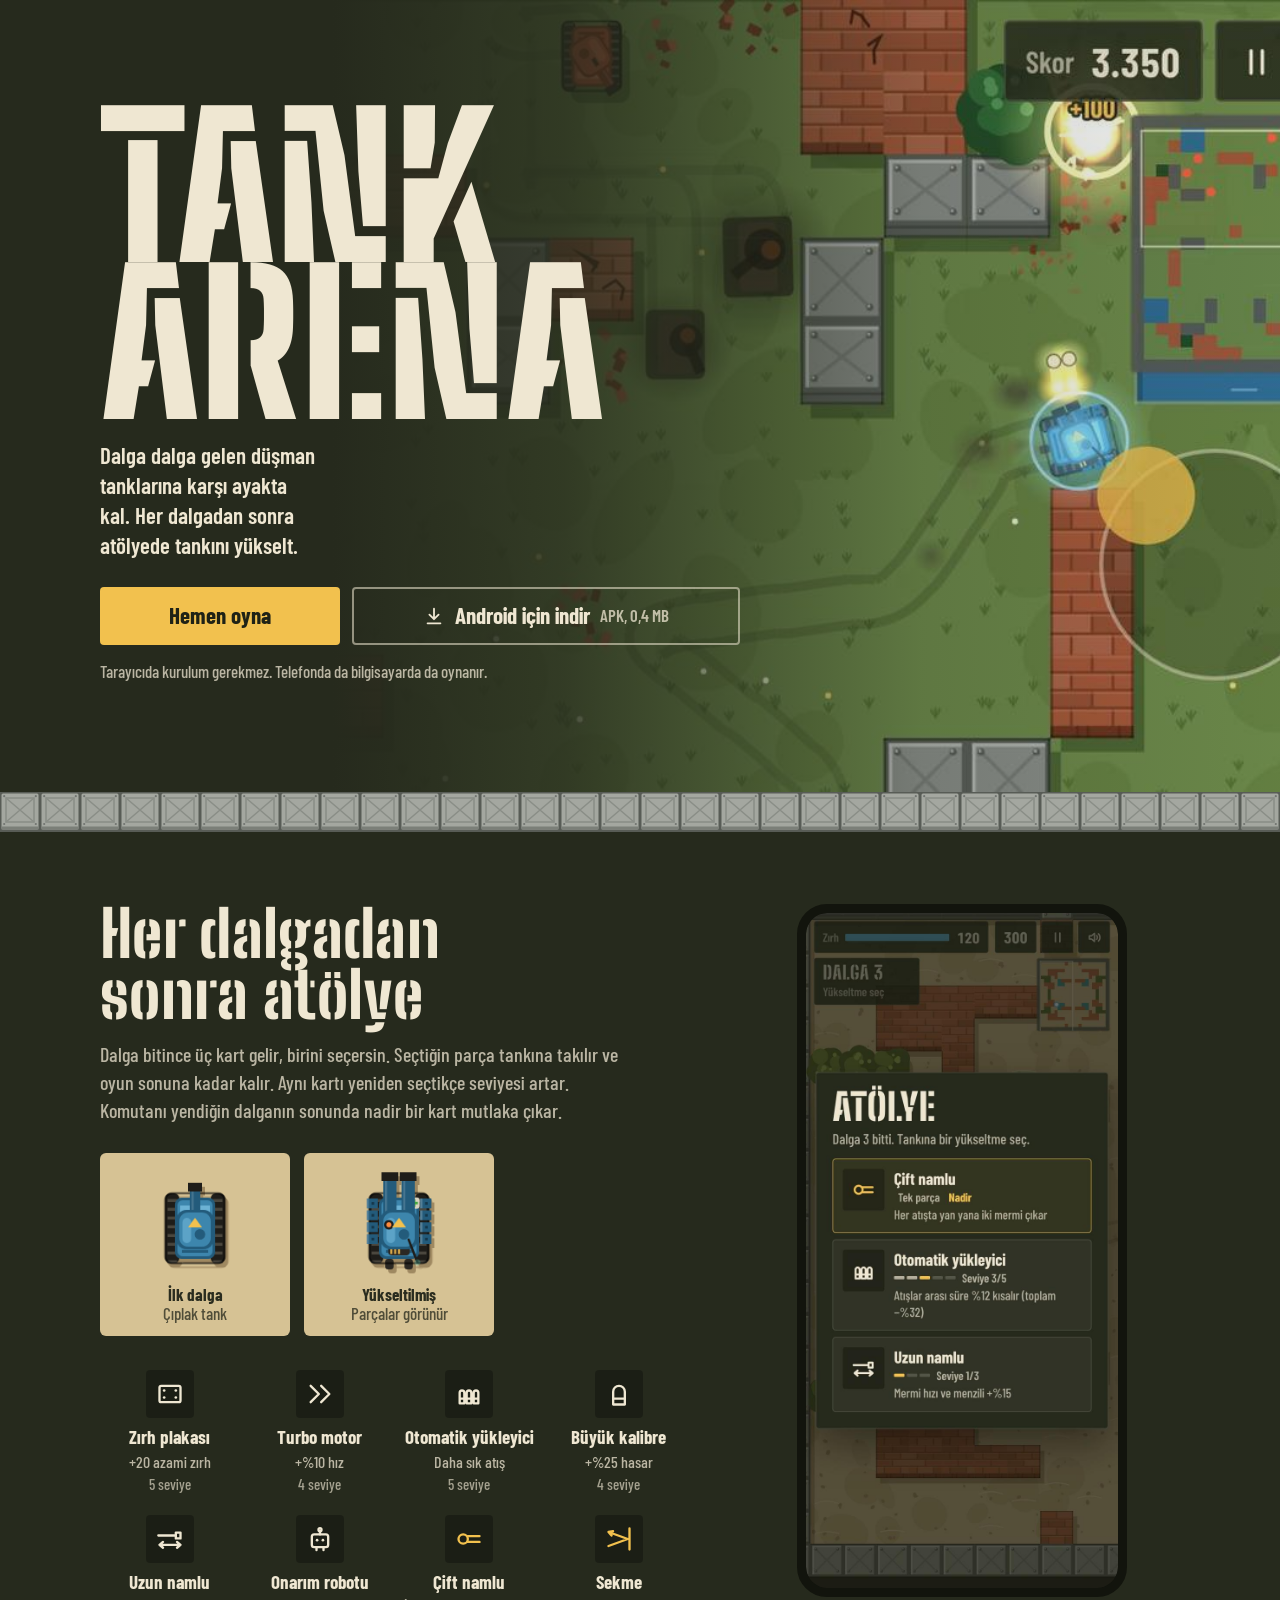
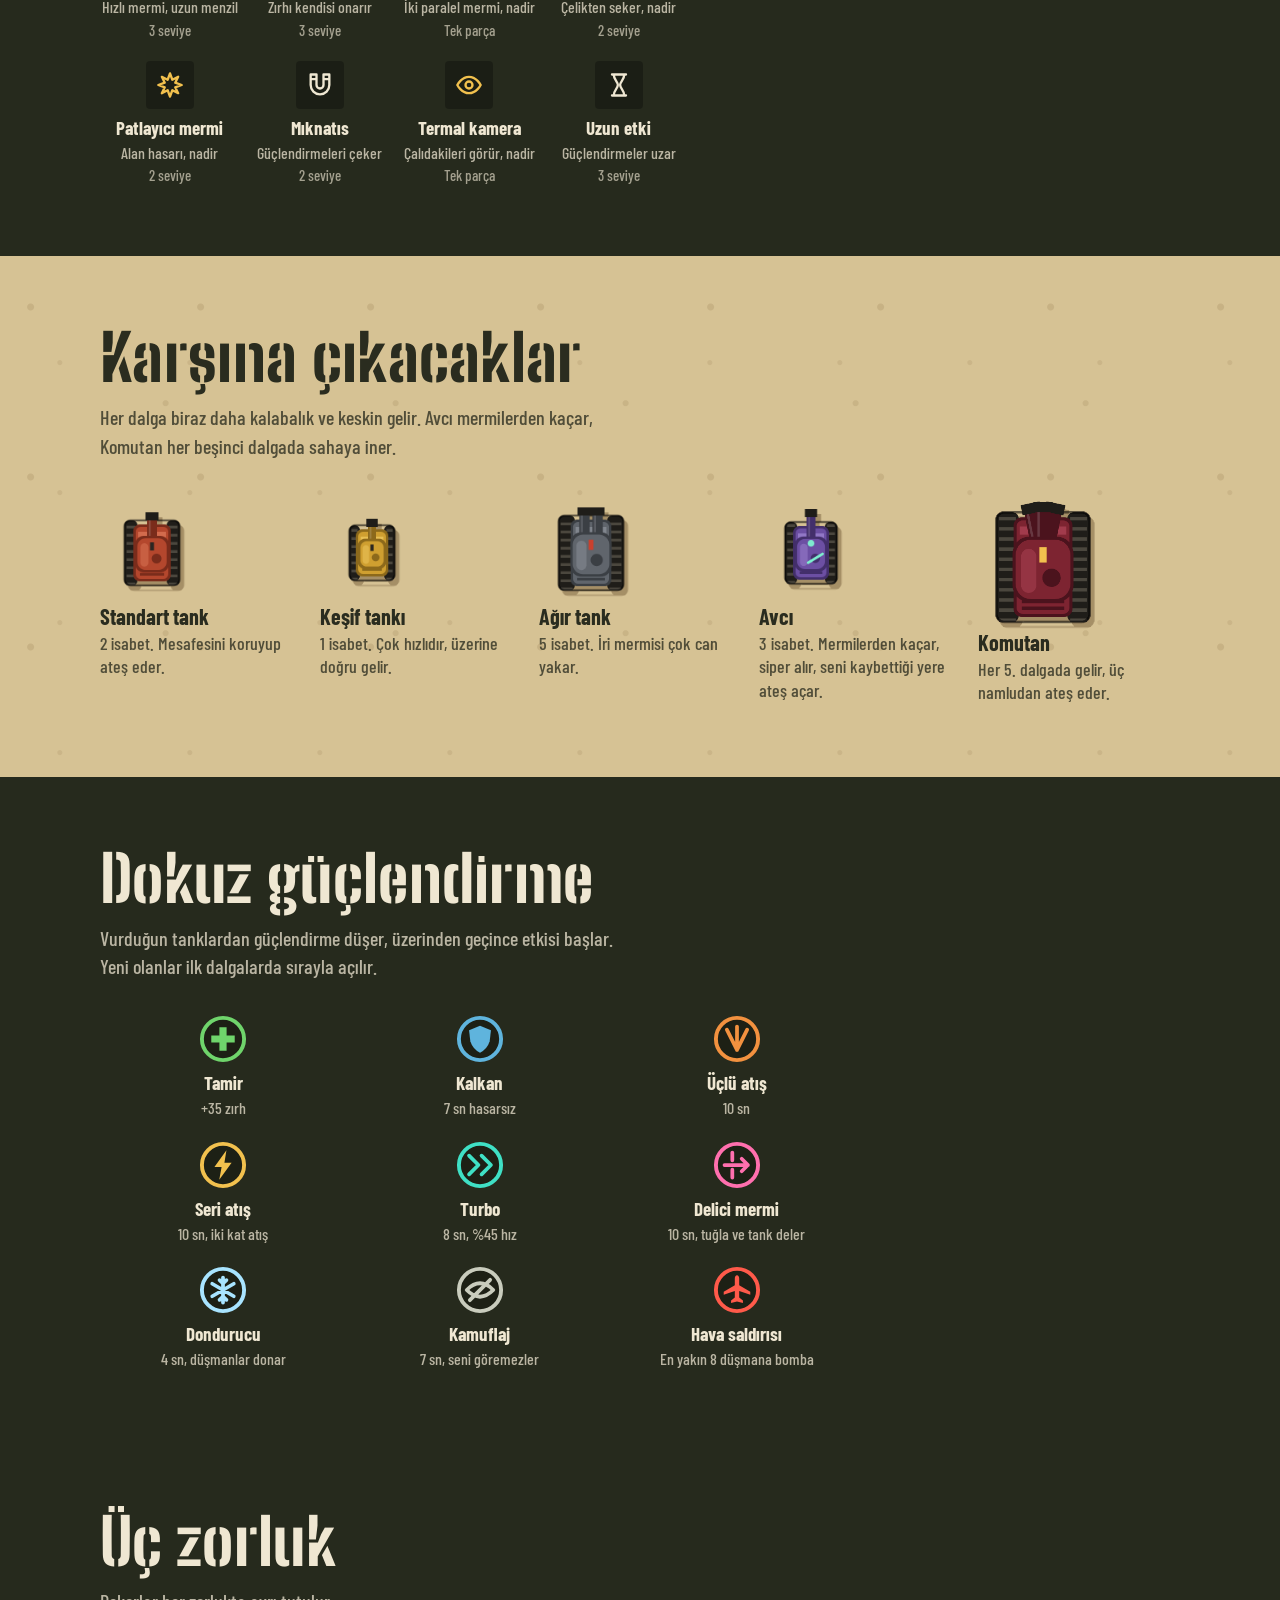
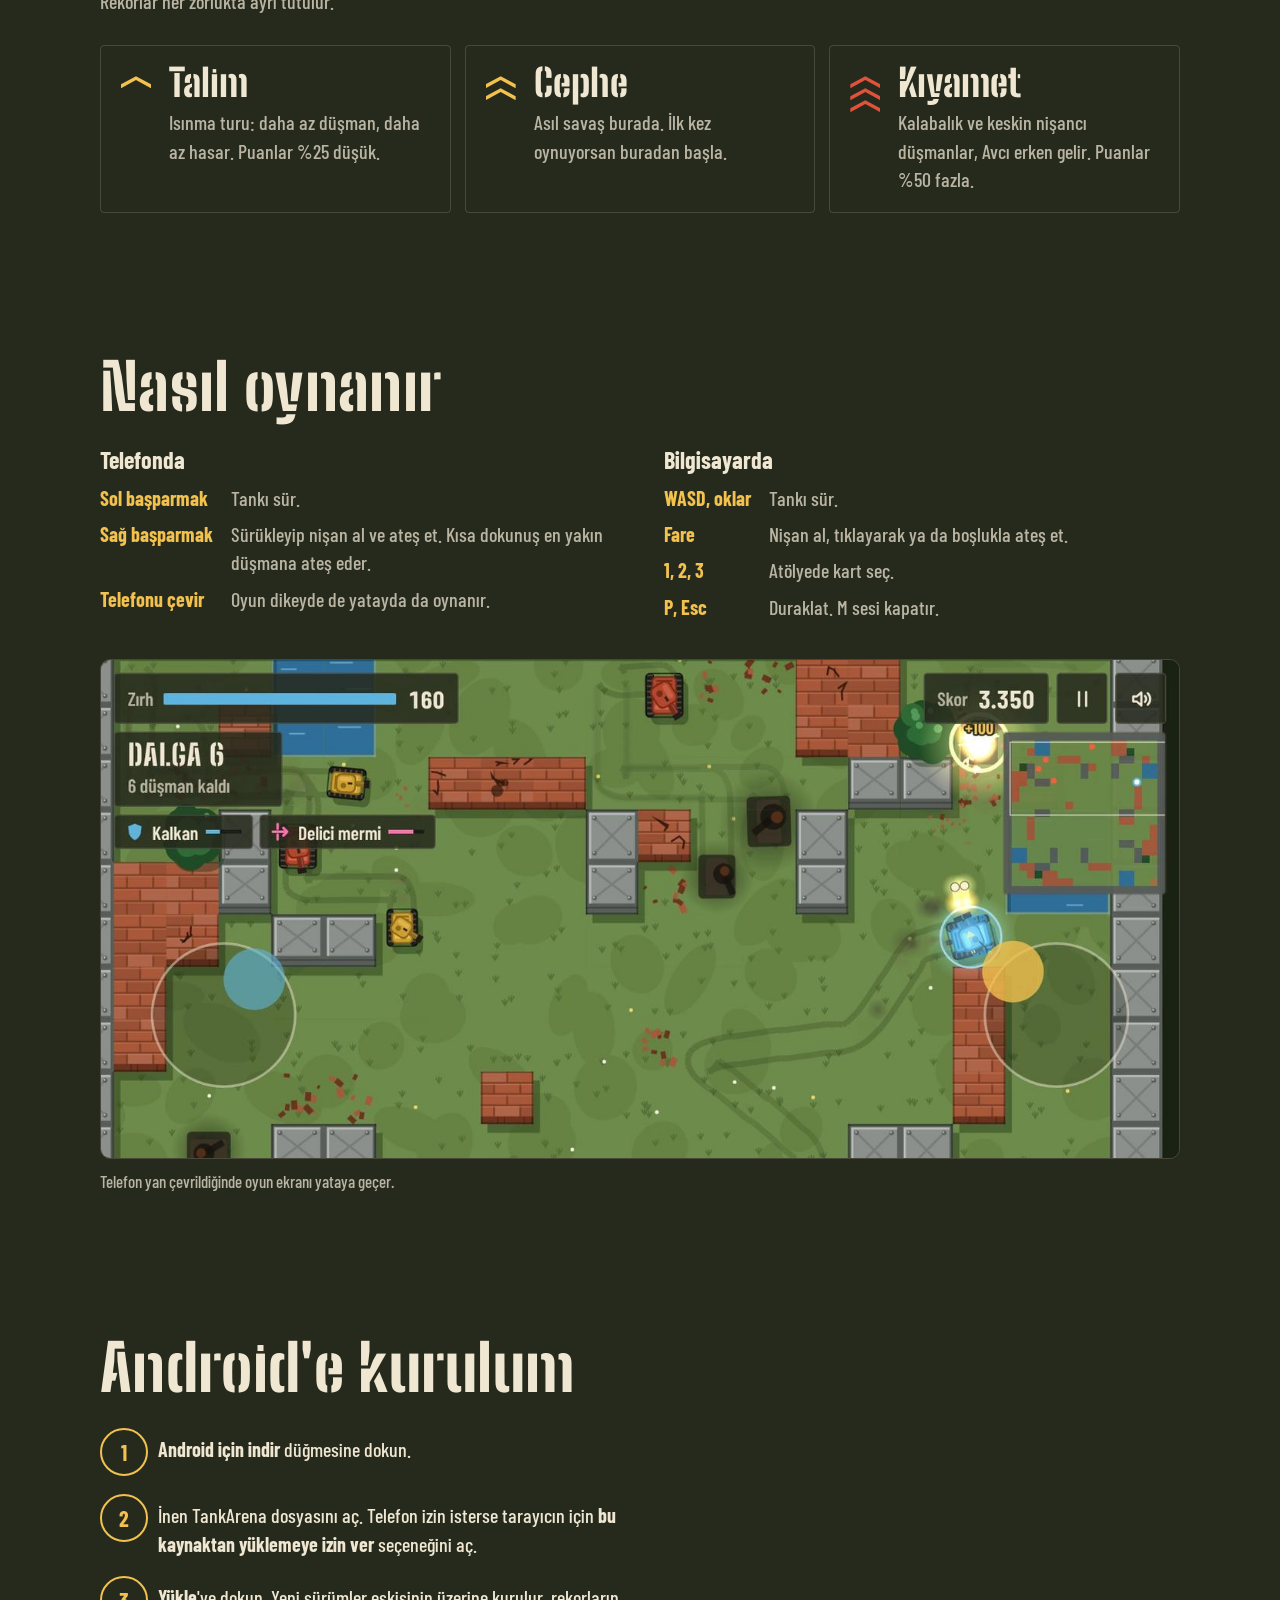
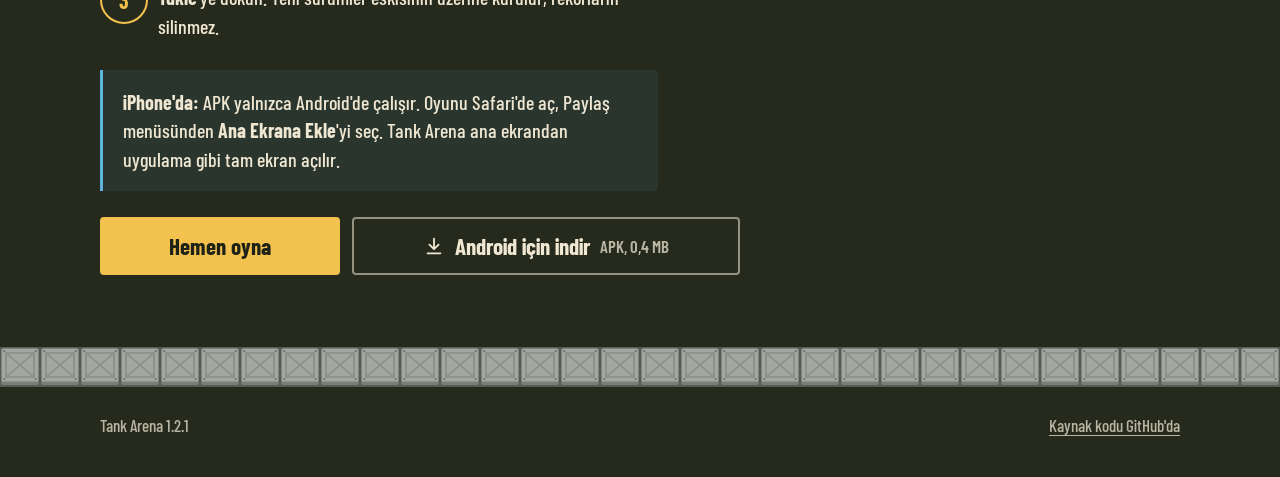
<file: index.html>
<!DOCTYPE html>
<html lang="tr">
<head>
<meta charset="utf-8">
<meta name="viewport" content="width=device-width, initial-scale=1, viewport-fit=cover">
<title>Tank Arena: tarayıcıda ve Android'de tank oyunu</title>
<meta name="description" content="Dalga dalga gelen düşman tanklarına karşı ayakta kal, her dalgadan sonra tankını atölyede yükselt. Tarayıcıda hemen oyna ya da Android APK'sını indir.">
<meta name="theme-color" content="#262a1d">
<link rel="icon" type="image/png" sizes="32x32" href="/img/favicon-32.png">
<link rel="icon" type="image/png" sizes="48x48" href="/img/favicon-48.png">
<link rel="apple-touch-icon" href="/img/apple-touch-icon.png">
<meta property="og:type" content="website">
<meta property="og:locale" content="tr_TR">
<meta property="og:title" content="Tank Arena">
<meta property="og:description" content="Dalga dalga gelen düşman tanklarına karşı ayakta kal. Tarayıcıda hemen oyna ya da Android'e indir.">
<meta property="og:image" content="https://tank-arena-taupe.vercel.app/img/og.jpg">
<meta property="og:image:width" content="1200">
<meta property="og:image:height" content="630">
<meta property="og:url" content="https://tank-arena-taupe.vercel.app/">
<meta name="twitter:card" content="summary_large_image">
<link rel="preload" href="/fonts/stencil-latin.woff2" as="font" type="font/woff2" crossorigin>
<link rel="stylesheet" href="/fonts/fonts.css">
<style>
:root{
  color-scheme:dark;
  /* the game's own field kit: olive drab, bone stencil markings, signal yellow only for the action that matters */
  --olive:#262a1d;--olive-2:#323827;--olive-3:#1d2015;
  --bone:#efe7d2;--bone-2:rgba(239,231,210,.74);--line:rgba(239,231,210,.16);
  --signal:#f2c14e;--on-signal:#1f2216;--ally:#5fb4dd;--hostile:#e0533a;
  --sand:#d6c294;--sand-ink:#2a2c1f;--sand-ink-2:rgba(42,44,31,.78);
  --display:"Big Shoulders Stencil",Impact,"Arial Narrow",sans-serif;
  --ui:"Barlow Condensed","Roboto Condensed","Arial Narrow",sans-serif;
  --wrap:min(1080px,100% - 40px);
}
*{box-sizing:border-box;margin:0;padding:0}
html{background:var(--olive);-webkit-text-size-adjust:100%}
body{color:var(--bone);font-family:var(--ui);font-weight:500;font-size:20px;line-height:1.42;-webkit-font-smoothing:antialiased}
img{display:block;max-width:100%;height:auto}
a{color:inherit}
:focus-visible{outline:2px solid var(--bone);outline-offset:3px;border-radius:2px}
.wrap{width:var(--wrap);margin-inline:auto}
.steel{height:40px;background:url("data:image/svg+xml,%3Csvg xmlns='http://www.w3.org/2000/svg' width='40' height='40' viewBox='0 0 40 40'%3E%3Crect width='40' height='40' fill='%23585c56'/%3E%3Crect x='1.5' y='1.5' width='37' height='36' rx='1.5' fill='%23a4a7a0'/%3E%3Crect x='1.5' y='34.5' width='37' height='3' fill='%237b7f78'/%3E%3Crect x='6' y='6' width='28' height='24' fill='none' stroke='%238a8e87' stroke-width='1.6'/%3E%3Cpath d='M6 6l28 24M34 6L6 30' stroke='%238a8e87' stroke-width='1.6'/%3E%3Cg fill='%23707470'%3E%3Ccircle cx='4.2' cy='4.2' r='1.1'/%3E%3Ccircle cx='35.8' cy='4.2' r='1.1'/%3E%3Ccircle cx='4.2' cy='32' r='1.1'/%3E%3Ccircle cx='35.8' cy='32' r='1.1'/%3E%3C/g%3E%3C/svg%3E") 0 0/40px 40px repeat-x}
h2{font-family:var(--display);font-weight:800;font-size:clamp(40px,8.4vw,64px);line-height:.95;letter-spacing:.005em;text-wrap:balance}
.lead{max-width:58ch;color:var(--bone-2);margin-top:14px;text-wrap:pretty}
section{padding:72px 0}

/* buttons: one yellow action per place, the download beside it */
.acts{display:flex;flex-wrap:wrap;gap:12px;margin-top:26px;max-width:640px}
.acts .btn{flex:1 1 auto}
.btn{display:inline-flex;align-items:center;justify-content:center;gap:10px;min-height:58px;padding:0 26px;border-radius:4px;
  font-weight:700;font-size:23px;line-height:1;text-decoration:none;white-space:nowrap;transition:filter .15s,background-color .15s}
.btn small{font-weight:600;font-size:17px;opacity:.75}
.btn-play{background:var(--signal);color:var(--on-signal)}
.btn-apk{border:2px solid rgba(239,231,210,.55);color:var(--bone)}
.btn svg{width:22px;height:22px;flex:none}
@media (hover:hover){.btn-play:hover{filter:brightness(1.08)}.btn-apk:hover{background:rgba(239,231,210,.08)}}
.note{margin-top:14px;font-size:17px;color:var(--bone-2)}

/* hero: the live arena behind a bottom sheet, the same way the game lays out its own menu */
.hero{position:relative;min-height:min(92svh,980px);display:flex;flex-direction:column;justify-content:flex-end;overflow:hidden;isolation:isolate}
.hero picture,.hero picture img{position:absolute;inset:0;width:100%;height:100%}
.hero picture{z-index:-2}
.hero picture img{object-fit:cover;object-position:50% 18%}
.hero::before{content:"";position:absolute;inset:0;z-index:-1;
  background:linear-gradient(to top,var(--olive) 40%,rgba(38,42,29,.9) 57%,rgba(38,42,29,.42) 79%,rgba(38,42,29,.12))}
.hero .wrap{padding:0 0 46px}
h1{font-family:var(--display);font-weight:900;font-size:clamp(92px,27vw,196px);line-height:.8;letter-spacing:-.005em}
h1 span{display:block}
.hero p.pitch{max-width:30ch;margin-top:18px;font-size:23px;line-height:1.3;font-weight:600;text-wrap:balance}
@media (min-aspect-ratio:1/1) and (min-width:760px){
  .hero{justify-content:center;min-height:min(88vh,860px)}
  .hero picture img{object-position:70% 50%}
  .hero::before{background:linear-gradient(to right,var(--olive) 26%,rgba(38,42,29,.82) 44%,rgba(38,42,29,.2) 72%,rgba(38,42,29,.05))}
  .hero .wrap{padding:60px 0}
}

/* workshop */
.split{display:grid;gap:40px}
.ws-tanks{display:flex;gap:14px;margin-top:28px}
.ws-tanks figure{flex:1;max-width:190px;padding:14px 10px 12px;border-radius:6px;background:var(--sand);color:var(--sand-ink);text-align:center}
.ws-tanks img{width:112px;margin:0 auto;filter:drop-shadow(3px 4px 0 rgba(70,45,15,.38))}
.ws-tanks figcaption{margin-top:6px;font-size:17px;font-weight:700;line-height:1.15}
.ws-tanks figcaption span{display:block;font-weight:500;color:var(--sand-ink-2)}
.phone{justify-self:center;width:min(330px,82vw);border:9px solid #12140d;border-radius:30px;overflow:hidden;background:#12140d}
.phone img{border-radius:21px}
.grid3{list-style:none;display:grid;grid-template-columns:repeat(3,minmax(0,1fr));gap:22px 10px;margin-top:34px}
.grid3 li{display:flex;flex-direction:column;align-items:center;gap:5px;text-align:center;line-height:1.15}
.grid3 b{font-weight:700;font-size:19px}
.grid3 span{font-size:16px;color:var(--bone-2)}
.ups .ico{width:48px;height:48px;display:grid;place-items:center;border-radius:4px;background:rgba(0,0,0,.28);color:var(--bone);margin-bottom:3px}
.ups .ico svg{width:28px;height:28px}
.ups li.rare .ico{color:var(--signal)}
.ups .lv{font-size:15px;opacity:.85}
.ico-svg{fill:none;stroke:currentColor;stroke-width:2;stroke-linecap:round;stroke-linejoin:round}
.pus{max-width:760px}
.pus svg{width:50px;height:50px;margin-bottom:3px}
@media (min-width:860px){
  .split{grid-template-columns:minmax(0,1.15fr) minmax(0,.85fr);align-items:start;gap:56px}
  .phone{position:sticky;top:30px}
  .grid3.ups{grid-template-columns:repeat(4,minmax(0,1fr))}
}

/* the arena floor: enemies stand on sand, as they do in the first waves */
.ground{background:var(--sand);color:var(--sand-ink);
  background-image:radial-gradient(circle at 18% 30%,rgba(120,92,50,.16) 0 3px,transparent 4px),radial-gradient(circle at 72% 64%,rgba(120,92,50,.14) 0 2.5px,transparent 3.5px),radial-gradient(circle at 46% 82%,rgba(120,92,50,.12) 0 2px,transparent 3px);
  background-size:170px 170px,230px 230px,130px 130px}
.ground .lead{color:var(--sand-ink-2)}
.foes{list-style:none;display:grid;grid-template-columns:repeat(2,minmax(0,1fr));gap:30px 18px;margin-top:36px}
.foes li{display:flex;flex-direction:column;align-items:flex-start;gap:4px}
.foes img{width:104px;filter:drop-shadow(4px 5px 0 rgba(70,45,15,.34))}
.foes .foe-boss img{width:130px}
.foes b{font-weight:700;font-size:22px;line-height:1.1}
.foes span{font-size:18px;line-height:1.3;color:var(--sand-ink-2)}
@media (min-width:860px){.foes{grid-template-columns:repeat(5,minmax(0,1fr))}}

/* difficulty: rank chevrons, one per step up */
.diffs{list-style:none;display:grid;gap:14px;margin-top:30px}
.diffs li{display:flex;gap:18px;align-items:flex-start;padding:18px 20px;border:1px solid var(--line);border-radius:4px}
.diffs b{display:block;font-family:var(--display);font-weight:800;font-size:38px;line-height:1}
.diffs span{display:block;margin-top:6px;color:var(--bone-2)}
.rank{display:flex;flex-direction:column;gap:3px;width:30px;flex:none;padding-top:6px}
.rank i{display:block;height:12px;background:var(--signal);clip-path:polygon(0 100%,50% 30%,100% 100%,100% 66%,50% 0,0 66%)}
.diffs li:last-child .rank i{background:var(--hostile)}
@media (min-width:860px){.diffs{grid-template-columns:repeat(3,minmax(0,1fr))}}

/* controls */
.ctl{display:grid;gap:30px;margin-top:30px}
.ctl h3{font-weight:700;font-size:24px;line-height:1.1;margin-bottom:10px}
.ctl dl{display:grid;grid-template-columns:auto 1fr;gap:8px 18px}
.ctl dt{font-weight:700;color:var(--signal)}
.ctl dd{color:var(--bone-2)}
.wide{margin-top:38px;border-radius:10px;overflow:hidden;border:1px solid var(--line)}
.cap{margin-top:10px;font-size:17px;color:var(--bone-2)}
@media (min-width:860px){.ctl{grid-template-columns:1fr 1fr;gap:48px}}

/* install */
.steps{list-style:none;counter-reset:s;display:grid;gap:18px;margin-top:30px;max-width:62ch}
.steps li{counter-increment:s;display:grid;grid-template-columns:44px 1fr;gap:14px;align-items:start}
.steps li::before{content:counter(s);display:grid;place-items:center;width:44px;height:44px;border-radius:50%;border:2px solid var(--signal);color:var(--signal);font-weight:700;font-size:22px;line-height:1}
.steps p{padding-top:7px}
.ios{margin-top:30px;max-width:62ch;padding:18px 20px;border-left:3px solid var(--ally);background:rgba(95,180,221,.08);border-radius:0 4px 4px 0}
.ios b{font-weight:700}

footer{padding:0 0 40px;color:var(--bone-2);font-size:17px}
footer .wrap{display:flex;flex-wrap:wrap;gap:8px 24px;justify-content:space-between;padding-top:26px}
footer a{text-underline-offset:3px}
@media (prefers-reduced-motion:reduce){.btn{transition:none}}
</style>
</head>
<body>

<header class="hero">
  <picture>
    <source media="(min-aspect-ratio: 1/1) and (min-width: 760px)" srcset="/img/play-wide.jpg">
    <img src="/img/play-phone.jpg" width="720" height="1558" alt="Tank Arena oyunundan bir an: mavi oyuncu tankı, kırmızı düşman tankları, tuğla ve çelik duvarlar">
  </picture>
  <div class="wrap">
    <h1><span>TANK</span><span>ARENA</span></h1>
    <p class="pitch">Dalga dalga gelen düşman tanklarına karşı ayakta kal. Her dalgadan sonra atölyede tankını yükselt.</p>
    <div class="acts">
      <a class="btn btn-play" href="/oyna/">Hemen oyna</a>
      <a class="btn btn-apk" href="https://github.com/Yusufozkal/tank-arena/raw/main/TankArena-1.2.1.apk"><svg viewBox="0 0 24 24" class="ico-svg" aria-hidden="true"><path d="M12 4v11M7 10.5l5 5 5-5M5 20h14"/></svg>Android için indir <small>APK, 0,4 MB</small></a>
    </div>
    <p class="note">Tarayıcıda kurulum gerekmez. Telefonda da bilgisayarda da oynanır.</p>
  </div>
</header>
<div class="steel" aria-hidden="true"></div>

<section id="atolye">
  <div class="wrap split">
    <div>
      <h2>Her dalgadan sonra atölye</h2>
      <p class="lead">Dalga bitince üç kart gelir, birini seçersin. Seçtiğin parça tankına takılır ve oyun sonuna kadar kalır. Aynı kartı yeniden seçtikçe seviyesi artar. Komutanı yendiğin dalganın sonunda nadir bir kart mutlaka çıkar.</p>
      <div class="ws-tanks">
        <figure><img src="/img/tank-player.png" width="128" height="128" alt="Yükseltmesiz oyuncu tankı"><figcaption>İlk dalga<span>Çıplak tank</span></figcaption></figure>
        <figure><img src="/img/tank-player-upgraded.png" width="128" height="128" alt="Zırh plakaları, çift namlu, egzoz ve anten takılmış oyuncu tankı"><figcaption>Yükseltilmiş<span>Parçalar görünür</span></figcaption></figure>
      </div>
      <ul class="grid3 ups" aria-label="Yükseltmeler">
<li><span class="ico"><svg class="ico-svg" viewBox="0 0 24 24" aria-hidden="true"><rect x="3" y="5" width="18" height="14" rx="1.5"/><circle cx="7" cy="9" r="1.15" fill="currentColor" stroke="none"/><circle cx="17" cy="9" r="1.15" fill="currentColor" stroke="none"/><circle cx="7" cy="15" r="1.15" fill="currentColor" stroke="none"/><circle cx="17" cy="15" r="1.15" fill="currentColor" stroke="none"/></svg></span><b>Zırh plakası</b><span>+20 azami zırh</span><span class="lv">5 seviye</span></li>
<li><span class="ico"><svg class="ico-svg" viewBox="0 0 24 24" aria-hidden="true"><path d="M4 5l7 7-7 7M13 5l7 7-7 7"/></svg></span><b>Turbo motor</b><span>+%10 hız</span><span class="lv">4 seviye</span></li>
<li><span class="ico"><svg class="ico-svg" viewBox="0 0 24 24" aria-hidden="true"><path d="M4 20v-9a2 2 0 0 1 4 0v9zM10 20v-9a2 2 0 0 1 4 0v9zM16 20v-9a2 2 0 0 1 4 0v9zM4 16h4M10 16h4M16 16h4"/></svg></span><b>Otomatik yükleyici</b><span>Daha sık atış</span><span class="lv">5 seviye</span></li>
<li><span class="ico"><svg class="ico-svg" viewBox="0 0 24 24" aria-hidden="true"><path d="M7 21V10a5 5 0 0 1 10 0v11zM7 16h10"/></svg></span><b>Büyük kalibre</b><span>+%25 hasar</span><span class="lv">4 seviye</span></li>
<li><span class="ico"><svg class="ico-svg" viewBox="0 0 24 24" aria-hidden="true"><path d="M2 9h15M17 6.5h4v5h-4zM3 17h18M6 14.5L3 17l3 2.5M18 14.5l3 2.5-3 2.5"/></svg></span><b>Uzun namlu</b><span>Hızlı mermi, uzun menzil</span><span class="lv">3 seviye</span></li>
<li><span class="ico"><svg class="ico-svg" viewBox="0 0 24 24" aria-hidden="true"><rect x="5" y="8" width="14" height="11" rx="2"/><path d="M12 8V5M9 19v2.5M15 19v2.5"/><circle cx="12" cy="4" r="1.3"/><circle cx="9.5" cy="13" r="1.15" fill="currentColor" stroke="none"/><circle cx="14.5" cy="13" r="1.15" fill="currentColor" stroke="none"/></svg></span><b>Onarım robotu</b><span>Zırhı kendisi onarır</span><span class="lv">3 seviye</span></li>
<li class=rare><span class="ico"><svg class="ico-svg" viewBox="0 0 24 24" aria-hidden="true"><circle cx="7" cy="12" r="4"/><path d="M11 9.5h10M11 14.5h10"/></svg></span><b>Çift namlu</b><span>İki paralel mermi, nadir</span><span class="lv">Tek parça</span></li>
<li class=rare><span class="ico"><svg class="ico-svg" viewBox="0 0 24 24" aria-hidden="true"><path d="M21 3v18M3 18l16.5-6L3 6M5.6 9.1L3 6l3.9-.7"/></svg></span><b>Sekme</b><span>Çelikten seker, nadir</span><span class="lv">2 seviye</span></li>
<li class=rare><span class="ico"><svg class="ico-svg" viewBox="0 0 24 24" aria-hidden="true"><path d="M12 2L14 7.5 19 5 16.5 10 22 12 16.5 14 19 19 14 16.5 12 22 10 16.5 5 19 7.5 14 2 12 7.5 10 5 5 10 7.5Z"/></svg></span><b>Patlayıcı mermi</b><span>Alan hasarı, nadir</span><span class="lv">2 seviye</span></li>
<li><span class="ico"><svg class="ico-svg" viewBox="0 0 24 24" aria-hidden="true"><path d="M4 3h5v9a3 3 0 0 0 6 0V3h5v9a8 8 0 0 1-16 0zM4 7h5M15 7h5"/></svg></span><b>Mıknatıs</b><span>Güçlendirmeleri çeker</span><span class="lv">2 seviye</span></li>
<li class=rare><span class="ico"><svg class="ico-svg" viewBox="0 0 24 24" aria-hidden="true"><path d="M2 12s3.6-7 10-7 10 7 10 7-3.6 7-10 7S2 12 2 12z"/><circle cx="12" cy="12" r="3"/></svg></span><b>Termal kamera</b><span>Çalıdakileri görür, nadir</span><span class="lv">Tek parça</span></li>
<li><span class="ico"><svg class="ico-svg" viewBox="0 0 24 24" aria-hidden="true"><path d="M6 3h12M6 21h12M7.5 3c0 4.5 3.5 6 3.5 9s-3.5 4.5-3.5 9M16.5 3c0 4.5-3.5 6-3.5 9s3.5 4.5 3.5 9"/></svg></span><b>Uzun etki</b><span>Güçlendirmeler uzar</span><span class="lv">3 seviye</span></li>
      </ul>
    </div>
    <div class="phone"><img src="/img/workshop-phone.jpg" width="720" height="1558" alt="Atölye ekranı: Çift namlu, Otomatik yükleyici ve Uzun namlu kartları" loading="lazy"></div>
  </div>
</section>

<section class="ground" id="dusmanlar">
  <div class="wrap">
    <h2>Karşına çıkacaklar</h2>
    <p class="lead">Her dalga biraz daha kalabalık ve keskin gelir. Avcı mermilerden kaçar, Komutan her beşinci dalgada sahaya iner.</p>
    <ul class="foes">
<li class="foe-basic"><img src="/img/tank-basic.png" width="128" height="128" alt="" loading="lazy"><b>Standart tank</b><span>2 isabet. Mesafesini koruyup ateş eder.</span></li>
<li class="foe-fast"><img src="/img/tank-fast.png" width="128" height="128" alt="" loading="lazy"><b>Keşif tankı</b><span>1 isabet. Çok hızlıdır, üzerine doğru gelir.</span></li>
<li class="foe-heavy"><img src="/img/tank-heavy.png" width="128" height="128" alt="" loading="lazy"><b>Ağır tank</b><span>5 isabet. İri mermisi çok can yakar.</span></li>
<li class="foe-hunter"><img src="/img/tank-hunter.png" width="128" height="128" alt="" loading="lazy"><b>Avcı</b><span>3 isabet. Mermilerden kaçar, siper alır, seni kaybettiği yere ateş açar.</span></li>
<li class="foe-boss"><img src="/img/tank-boss.png" width="128" height="128" alt="" loading="lazy"><b>Komutan</b><span>Her 5. dalgada gelir, üç namludan ateş eder.</span></li>
    </ul>
  </div>
</section>

<section id="guclendirmeler">
  <div class="wrap">
    <h2>Dokuz güçlendirme</h2>
    <p class="lead">Vurduğun tanklardan güçlendirme düşer, üzerinden geçince etkisi başlar. Yeni olanlar ilk dalgalarda sırayla açılır.</p>
    <ul class="grid3 pus" aria-label="Güçlendirmeler">
<li><svg viewBox="-16 -16 32 32" aria-hidden="true"><circle r="13.5" fill="#1d2015" stroke="#6fd46b" stroke-width="2.5"/><path d="M-2.3-7.5h4.6v5.2h5.2v4.6h-5.2v5.2h-4.6V2.3h-5.2v-4.6h5.2z" fill="#6fd46b"/></svg><b>Tamir</b><span>+35 zırh</span></li>
<li><svg viewBox="-16 -16 32 32" aria-hidden="true"><circle r="13.5" fill="#1d2015" stroke="#5fb4dd" stroke-width="2.5"/><path d="M0-8.5L7-5.6 6.2 1.5Q4.6 6.6 0 8.8-4.6 6.6-6.2 1.5L-7-5.6z" fill="#5fb4dd"/></svg><b>Kalkan</b><span>7 sn hasarsız</span></li>
<li><svg viewBox="-16 -16 32 32" aria-hidden="true"><circle r="13.5" fill="#1d2015" stroke="#f2913f" stroke-width="2.5"/><path d="M0 7L-6.5-6M0 7V-8M0 7L6.5-6" fill="none" stroke="#f2913f" stroke-width="2.4" stroke-linecap="round" stroke-linejoin="round"/></svg><b>Üçlü atış</b><span>10 sn</span></li>
<li><svg viewBox="-16 -16 32 32" aria-hidden="true"><circle r="13.5" fill="#1d2015" stroke="#f2c14e" stroke-width="2.5"/><path d="M2.2-9.5L-5.5 1.2h4.6L-2.4 9.5 5.5-1.4H.9z" fill="#f2c14e"/></svg><b>Seri atış</b><span>10 sn, iki kat atış</span></li>
<li><svg viewBox="-16 -16 32 32" aria-hidden="true"><circle r="13.5" fill="#1d2015" stroke="#3fe0c5" stroke-width="2.5"/><path d="M-7-6L-1 0-7 6M1-6L7 0 1 6" fill="none" stroke="#3fe0c5" stroke-width="2.4" stroke-linecap="round" stroke-linejoin="round"/></svg><b>Turbo</b><span>8 sn, %45 hız</span></li>
<li><svg viewBox="-16 -16 32 32" aria-hidden="true"><circle r="13.5" fill="#1d2015" stroke="#ff6fae" stroke-width="2.5"/><path d="M-8 0H7M3-4L7 0 3 4M-3-8V-3M-3 3V8" fill="none" stroke="#ff6fae" stroke-width="2.4" stroke-linecap="round" stroke-linejoin="round"/></svg><b>Delici mermi</b><span>10 sn, tuğla ve tank deler</span></li>
<li><svg viewBox="-16 -16 32 32" aria-hidden="true"><circle r="13.5" fill="#1d2015" stroke="#a8e4ff" stroke-width="2.5"/><path d="M0-8V8M-6.9-4L6.9 4M-6.9 4L6.9-4M-2.2-6.3L0-4.2 2.2-6.3M-2.2 6.3L0 4.2 2.2 6.3" fill="none" stroke="#a8e4ff" stroke-width="2.4" stroke-linecap="round" stroke-linejoin="round"/></svg><b>Dondurucu</b><span>4 sn, düşmanlar donar</span></li>
<li><svg viewBox="-16 -16 32 32" aria-hidden="true"><circle r="13.5" fill="#1d2015" stroke="#c9ccbd" stroke-width="2.5"/><path d="M-8.5 0Q0-8.5 8.5 0Q0 8.5-8.5 0ZM-6.5 6.5L6.5-6.5" fill="none" stroke="#c9ccbd" stroke-width="2.4" stroke-linecap="round" stroke-linejoin="round"/></svg><b>Kamuflaj</b><span>7 sn, seni göremezler</span></li>
<li><svg viewBox="-16 -16 32 32" aria-hidden="true"><circle r="13.5" fill="#1d2015" stroke="#ff5a4a" stroke-width="2.5"/><path d="M0-9.5c.9 0 1.4.9 1.4 2.1V-3l7.1 4.1v2L1.4.7v4.1l2.4 1.9v1.6L0 7.3l-3.8 1V6.7l2.4-1.9V.7l-7.1 2.4v-2L-1.4-3v-4.4c0-1.2.5-2.1 1.4-2.1z" fill="#ff5a4a"/></svg><b>Hava saldırısı</b><span>En yakın 8 düşmana bomba</span></li>
    </ul>
  </div>
</section>

<section id="zorluk">
  <div class="wrap">
    <h2>Üç zorluk</h2>
    <p class="lead">Rekorlar her zorlukta ayrı tutulur.</p>
    <ol class="diffs">
<li><span class="rank" aria-hidden="true"><i></i></span><div><b>Talim</b><span>Isınma turu: daha az düşman, daha az hasar. Puanlar %25 düşük.</span></div></li>
<li><span class="rank" aria-hidden="true"><i></i><i></i></span><div><b>Cephe</b><span>Asıl savaş burada. İlk kez oynuyorsan buradan başla.</span></div></li>
<li><span class="rank" aria-hidden="true"><i></i><i></i><i></i></span><div><b>Kıyamet</b><span>Kalabalık ve keskin nişancı düşmanlar, Avcı erken gelir. Puanlar %50 fazla.</span></div></li>
    </ol>
  </div>
</section>

<section id="kontroller">
  <div class="wrap">
    <h2>Nasıl oynanır</h2>
    <div class="ctl">
      <div>
        <h3>Telefonda</h3>
        <dl>
          <dt>Sol başparmak</dt><dd>Tankı sür.</dd>
          <dt>Sağ başparmak</dt><dd>Sürükleyip nişan al ve ateş et. Kısa dokunuş en yakın düşmana ateş eder.</dd>
          <dt>Telefonu çevir</dt><dd>Oyun dikeyde de yatayda da oynanır.</dd>
        </dl>
      </div>
      <div>
        <h3>Bilgisayarda</h3>
        <dl>
          <dt>WASD, oklar</dt><dd>Tankı sür.</dd>
          <dt>Fare</dt><dd>Nişan al, tıklayarak ya da boşlukla ateş et.</dd>
          <dt>1, 2, 3</dt><dd>Atölyede kart seç.</dd>
          <dt>P, Esc</dt><dd>Duraklat. M sesi kapatır.</dd>
        </dl>
      </div>
    </div>
    <figure class="wide"><img src="/img/play-wide.jpg" width="1400" height="647" alt="Telefon yan çevrilmişken oyun: solda zırh ve dalga bilgisi, iki başparmak çubuğu" loading="lazy"></figure>
    <p class="cap">Telefon yan çevrildiğinde oyun ekranı yataya geçer.</p>
  </div>
</section>

<section id="kurulum">
  <div class="wrap">
    <h2>Android'e kurulum</h2>
    <ol class="steps">
      <li><p><b>Android için indir</b> düğmesine dokun.</p></li>
      <li><p>İnen TankArena dosyasını aç. Telefon izin isterse tarayıcın için <b>bu kaynaktan yüklemeye izin ver</b> seçeneğini aç.</p></li>
      <li><p><b>Yükle</b>'ye dokun. Yeni sürümler eskisinin üzerine kurulur, rekorların silinmez.</p></li>
    </ol>
    <p class="ios"><b>iPhone'da:</b> APK yalnızca Android'de çalışır. Oyunu Safari'de aç, Paylaş menüsünden <b>Ana Ekrana Ekle</b>'yi seç. Tank Arena ana ekrandan uygulama gibi tam ekran açılır.</p>
    <div class="acts">
      <a class="btn btn-play" href="/oyna/">Hemen oyna</a>
      <a class="btn btn-apk" href="https://github.com/Yusufozkal/tank-arena/raw/main/TankArena-1.2.1.apk"><svg viewBox="0 0 24 24" class="ico-svg" aria-hidden="true"><path d="M12 4v11M7 10.5l5 5 5-5M5 20h14"/></svg>Android için indir <small>APK, 0,4 MB</small></a>
    </div>
  </div>
</section>

<footer>
  <div class="steel" aria-hidden="true"></div>
  <div class="wrap">
    <span>Tank Arena 1.2.1</span>
    <a href="https://github.com/Yusufozkal/tank-arena">Kaynak kodu GitHub'da</a>
  </div>
</footer>

</body>
</html>
</file>
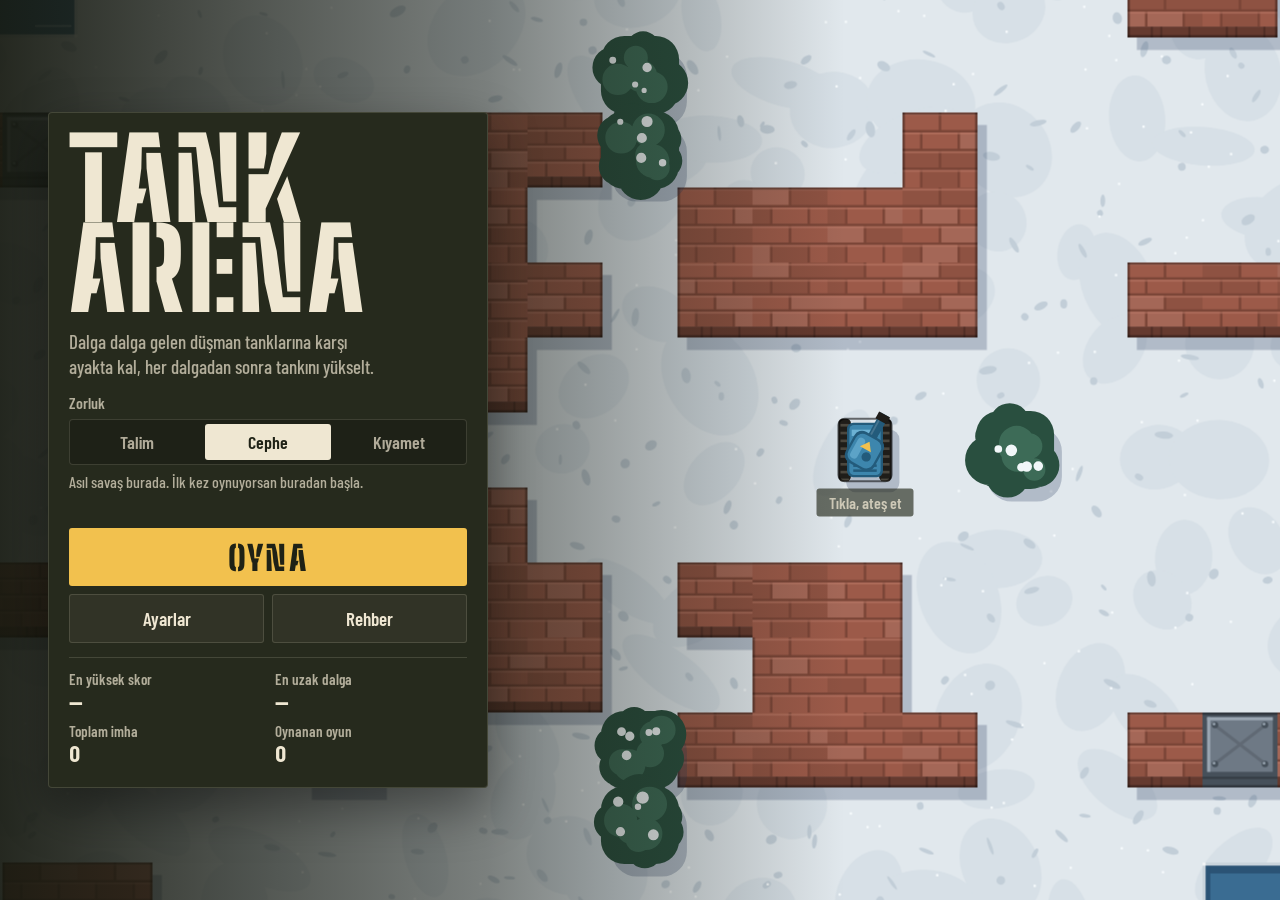
<file: oyna/index.html>
<!DOCTYPE html>
<html lang="tr">
<head>
<meta charset="utf-8">
<meta name="viewport" content="width=device-width, initial-scale=1, maximum-scale=1, user-scalable=no, viewport-fit=cover">
<meta name="theme-color" content="#262a1d">
<title>Tank Arena</title>
<meta name="description" content="Tank Arena: dalga dalga gelen düşman tanklarına karşı ayakta kal, her dalgadan sonra tankını yükselt.">
<link rel="manifest" href="/manifest.webmanifest">
<link rel="icon" type="image/png" sizes="32x32" href="/img/favicon-32.png">
<link rel="apple-touch-icon" href="/img/apple-touch-icon.png">
<meta name="apple-mobile-web-app-capable" content="yes">
<meta name="mobile-web-app-capable" content="yes">
<meta name="apple-mobile-web-app-status-bar-style" content="black-translucent">
<meta name="apple-mobile-web-app-title" content="Tank Arena">
<meta property="og:title" content="Tank Arena">
<meta property="og:description" content="Tarayıcıda hemen oyna: dalga dalga gelen tanklara karşı ayakta kal.">
<meta property="og:image" content="https://tank-arena-taupe.vercel.app/img/og.jpg">

<link rel="preload" href="/fonts/stencil-latin.woff2" as="font" type="font/woff2" crossorigin>
<link rel="stylesheet" href="/fonts/fonts.css">
<style>
:root{
  color-scheme:dark;
  /* palette: olive-drab field kit, bone stencil markings, signal yellow only for the action that matters */
  --olive:#262a1d;
  --olive-2:#323827;
  --bone:#efe7d2;
  --bone-2:rgba(239,231,210,.7);
  --line:rgba(239,231,210,.15);
  --signal:#f2c14e;
  --ally:#5fb4dd;
  --hostile:#e0533a;
  --on-signal:#1f2216;
  --display:"Big Shoulders Stencil","Big Shoulders Stencil Display",Impact,"Arial Narrow",sans-serif;
  --ui:"Barlow Condensed","Avenir Next Condensed","Roboto Condensed","Arial Narrow",sans-serif;
  /* layout: the live arena is the page; controls dock to one edge (bottom sheet in portrait, left rail in landscape) so your tank stays in view */
  --st:env(safe-area-inset-top,0px);--sr:env(safe-area-inset-right,0px);--sb:env(safe-area-inset-bottom,0px);--sl:env(safe-area-inset-left,0px);
}
*{box-sizing:border-box;margin:0;padding:0}
html,body{height:100%;overflow:hidden;background:var(--olive);color:var(--bone);font-family:var(--ui);font-weight:500;
  -webkit-user-select:none;user-select:none;-webkit-touch-callout:none;-webkit-tap-highlight-color:transparent;
  touch-action:none;overscroll-behavior:none;-webkit-font-smoothing:antialiased;-webkit-text-size-adjust:100%}
#game{position:fixed;top:0;right:0;bottom:0;left:0;width:100%;height:100%;display:block;touch-action:none}
#game.aim{cursor:none}
button{font:inherit;color:inherit;background:none;border:0;cursor:pointer;-webkit-tap-highlight-color:transparent}
button:focus-visible{outline:2px solid var(--bone);outline-offset:2px}
.hidden{display:none!important}
#probe{position:fixed;left:0;top:0;width:0;height:0;visibility:hidden;pointer-events:none;padding:var(--st) var(--sr) var(--sb) var(--sl)}

/* HUD */
#hud{position:fixed;top:0;right:0;bottom:0;left:0;pointer-events:none;z-index:4}
.hud-top{position:absolute;top:calc(var(--st) + 10px);left:calc(var(--sl) + 10px);right:calc(var(--sr) + 10px);display:flex;justify-content:space-between;align-items:flex-start;gap:8px}
.col{display:flex;flex-direction:column;gap:6px;min-width:0}
.col.left{flex:0 1 270px}
.col.right{flex:0 0 auto;align-items:flex-end}
.row{display:flex;gap:6px}
.chip{background:rgba(38,42,29,.86);border:1px solid var(--line);border-radius:3px}
.armor{display:flex;align-items:center;gap:8px;height:40px;padding:0 10px}
.lbl{font-size:15px;font-weight:600;color:var(--bone-2)}
.bar{position:relative;flex:1;min-width:44px;height:9px;background:rgba(0,0,0,.45);border-radius:1px;overflow:hidden}
.bar i{position:absolute;top:0;right:0;bottom:0;left:0;transform-origin:0 50%;background:var(--ally);transition:transform .2s ease-out}
.armor .num{font-weight:700;font-size:19px;font-variant-numeric:tabular-nums;min-width:30px;text-align:right}
.armor.low{border-color:rgba(224,83,58,.75)}
.armor.low .bar i{background:var(--hostile)}
.wave{align-self:flex-start;padding:6px 10px 7px;min-width:132px}
.wave-t{font-family:var(--display);font-weight:800;font-size:23px;line-height:1;letter-spacing:.03em}
.wave-s{margin-top:3px;font-size:15px;font-weight:600;color:var(--bone-2)}
.bossbar{margin-top:5px;display:flex;align-items:center;gap:7px;font-size:15px;font-weight:700;color:var(--hostile)}
.bossbar .bar{min-width:76px;height:7px}
.bossbar .bar i{background:var(--hostile)}
.buffs{display:flex;flex-wrap:wrap;gap:5px}
.buff{display:flex;align-items:center;gap:6px;height:27px;padding:0 8px;font-size:15px;font-weight:600;background:rgba(38,42,29,.86);border:1px solid var(--line);border-radius:3px}
.buff svg{width:15px;height:15px;flex:none}
.buffs.many .buff{gap:5px;padding:0 7px}
.buffs.many .bn{display:none}
.buffs.many .buff i{width:24px}
.buff i{display:block;width:28px;height:3px;background:rgba(0,0,0,.45)}
.buff i b{display:block;width:100%;height:100%;transform-origin:0 50%}
.score{height:40px;display:flex;align-items:center;gap:8px;padding:0 10px}
.score b{font-weight:700;font-size:20px;font-variant-numeric:tabular-nums}
.ibtn{pointer-events:auto;width:40px;height:40px;display:grid;place-items:center}
.ibtn svg{width:19px;height:19px;fill:none;stroke:currentColor;stroke-width:2.2;stroke-linecap:round;stroke-linejoin:round}
.ibtn:active{background:rgba(239,231,210,.18)}
#mini{display:block;width:92px;height:92px;border:1px solid var(--line);border-radius:3px;background:rgba(0,0,0,.3)}
@media (max-width:400px){.score .lbl{display:none}}
@media (min-width:760px){#mini{width:128px;height:128px}}
/* Phones: every HUD piece stays, packed tighter so more of the arena shows */
@media (max-width:520px),(max-height:520px){
  #hud .hud-top{top:calc(var(--st) + 6px);left:calc(var(--sl) + 6px);right:calc(var(--sr) + 6px);gap:6px}
  #hud .col,#hud .row{gap:4px}
  #hud .lbl{font-size:12px}
  #hud .armor{height:32px;gap:6px;padding:0 8px}
  #hud .armor .num{font-size:15px;min-width:26px}
  #hud .bar{height:7px;min-width:36px}
  #hud .wave{display:flex;align-items:center;gap:7px;height:28px;padding:0 9px;min-width:0}
  #hud .wave-t{font-size:16px}
  #hud .wave-s{margin-top:0;font-size:12px;white-space:nowrap}
  #hud .bossbar{margin-top:0;gap:5px;font-size:12px}
  #hud .bossbar .bar{min-width:52px;height:6px}
  #hud .buffs{gap:4px}
  #hud .buff{height:24px;gap:4px;padding:0 6px}
  #hud .buff svg{width:14px;height:14px}
  #hud .buff .bn{display:none}
  #hud .buff i{width:18px}
  #hud .score{height:32px;gap:6px;padding:0 8px}
  #hud .score b{font-size:16px}
  #hud .ibtn{position:relative;width:32px;height:32px}
  #hud .ibtn::after{content:"";position:absolute;top:-6px;bottom:-6px;left:-2px;right:-2px} /* keeps a thumb-sized hit area */
  #hud .ibtn svg{width:16px;height:16px}
  #mini{width:64px;height:64px}
}
/* Landscape phones: armour, wave and power-ups share one line; the minimap sits beside the buttons */
@media (max-height:520px) and (min-aspect-ratio:1/1){
  #hud .col.left{flex:0 1 auto;flex-direction:row;flex-wrap:wrap;align-items:flex-start}
  #hud .armor{width:172px}
  #hud .wave{height:32px}
  #hud .buffs{padding-top:4px}
  #hud .col.right{flex-direction:row-reverse;align-items:flex-start}
}

/* banner + hint */
#banner{position:fixed;left:16px;right:16px;top:27%;z-index:6;text-align:center;pointer-events:none;opacity:0;transform:translateY(10px) scale(.98);transition:opacity .25s ease,transform .5s cubic-bezier(.2,.9,.2,1)}
#banner.show{opacity:1;transform:none}
.bt{font-family:var(--display);font-weight:900;font-size:clamp(46px,13vw,96px);line-height:.9;letter-spacing:.02em;text-wrap:balance;text-shadow:0 3px 0 rgba(0,0,0,.35),0 0 28px rgba(0,0,0,.45)}
.bs{margin-top:10px;font-size:clamp(18px,4.6vw,23px);font-weight:600;text-shadow:0 2px 10px rgba(0,0,0,.7)}
#hint{position:fixed;left:50%;top:60%;z-index:6;width:max-content;max-width:min(420px,calc(100% - 32px));transform:translate(-50%,6px);padding:9px 14px;background:rgba(38,42,29,.92);border:1px solid var(--line);border-radius:3px;font-size:17px;font-weight:600;line-height:1.25;text-align:center;text-wrap:balance;opacity:0;pointer-events:none;transition:opacity .3s ease,transform .4s ease}
#hint.show{opacity:1;transform:translate(-50%,0)}

/* screens */
.screen{position:fixed;top:0;right:0;bottom:0;left:0;z-index:10;display:flex;align-items:flex-end;justify-content:center;pointer-events:none;
  padding:calc(var(--st) + 12px) calc(var(--sr) + 12px) calc(var(--sb) + 12px) calc(var(--sl) + 12px)}
.screen::before{content:"";position:absolute;top:0;right:0;bottom:0;left:0;pointer-events:none;background:linear-gradient(to top,rgba(21,24,15,.92) 0%,rgba(21,24,15,.55) 42%,rgba(21,24,15,0) 72%)}
.panel{position:relative;pointer-events:auto;width:min(460px,100%);max-height:100%;overflow-y:auto;overscroll-behavior:contain;touch-action:pan-y;-webkit-overflow-scrolling:touch;
  display:flex;flex-direction:column;gap:14px;padding:22px 20px 20px;background:var(--olive);border:1px solid var(--line);border-radius:4px;box-shadow:0 20px 50px rgba(0,0,0,.4)}
.title{font-family:var(--display);font-weight:900;font-size:clamp(60px,17vw,112px);line-height:.8;letter-spacing:.01em}
.title.sm{font-size:clamp(44px,12vw,70px);line-height:.88;text-wrap:balance}
.tag{font-size:19px;line-height:1.32;color:var(--bone-2);max-width:34ch}
.actions{display:flex;flex-direction:column;gap:8px}
.btn{display:block;width:100%;border-radius:3px;text-align:center}
.btn.primary{padding:13px 16px 11px;background:var(--signal);color:var(--on-signal);font-family:var(--display);font-weight:900;font-size:34px;line-height:1;letter-spacing:.06em}
.btn.primary:active{transform:translateY(1px)}
.btn.ghost{padding:12px 16px;border:1px solid var(--line);background:rgba(239,231,210,.05);font-size:19px;font-weight:600}
.btn.ghost:active{background:rgba(239,231,210,.14)}
@media (hover:hover){.btn.primary:hover{filter:brightness(1.07)}.btn.ghost:hover{background:rgba(239,231,210,.1)}}
.best{font-size:17px;font-weight:600;color:var(--bone-2);font-variant-numeric:tabular-nums}
.keys{display:grid;grid-template-columns:max-content 1fr;gap:6px 14px;font-size:17px;line-height:1.28;padding-top:14px;border-top:1px solid var(--line)}
.keys dt{font-weight:700}
.keys dd{color:var(--bone-2)}
.pus{list-style:none;display:grid;grid-template-columns:repeat(3,1fr);gap:12px 6px}
.pus li{display:flex;flex-direction:column;align-items:center;gap:5px;font-size:15px;font-weight:600;color:var(--bone-2);text-align:center;line-height:1.1}
.pus svg{width:32px;height:32px}
.record{align-self:flex-start;padding:5px 10px 4px;border-radius:3px;background:var(--signal);color:var(--on-signal);font-family:var(--display);font-weight:800;font-size:21px;letter-spacing:.04em}
.stats{display:grid;grid-template-columns:repeat(2,1fr);gap:8px}
.stat{padding:10px 12px;border:1px solid var(--line);border-radius:3px;background:rgba(239,231,210,.04)}
.stat b{display:block;font-weight:700;font-size:31px;line-height:1.05;font-variant-numeric:tabular-nums}
.stat span{font-size:15px;font-weight:600;color:var(--bone-2)}
/* menu controls, settings and guide */
.field{display:flex;flex-direction:column;gap:7px}
.field-lbl{font-size:16px;font-weight:600;color:var(--bone-2)}
.field-note{font-size:16px;line-height:1.3;color:var(--bone-2);min-height:2.6em}
.seg{display:grid;grid-auto-flow:column;grid-auto-columns:1fr;gap:4px;padding:4px;border:1px solid var(--line);border-radius:4px;background:rgba(0,0,0,.2)}
.seg button{padding:9px 6px 8px;border-radius:3px;font-size:18px;font-weight:600;line-height:1.1;color:var(--bone-2)}
.seg button[aria-pressed="true"]{background:var(--bone);color:var(--on-signal)}
@media (hover:hover){.seg button[aria-pressed="false"]:hover{background:rgba(239,231,210,.1);color:var(--bone)}}
.row2{display:grid;grid-template-columns:1fr 1fr;gap:8px}
.records{display:grid;grid-template-columns:1fr 1fr;gap:8px 14px;padding-top:12px;border-top:1px solid var(--line)}
.records div{display:flex;flex-direction:column;gap:1px}
.records dt{font-size:15px;font-weight:600;color:var(--bone-2)}
.records dd{font-size:23px;font-weight:700;line-height:1.1;font-variant-numeric:tabular-nums}
.set-list{display:flex;flex-direction:column}
.set-row{display:flex;align-items:center;justify-content:space-between;gap:14px;padding:11px 0;border-bottom:1px solid var(--line);font-size:19px;font-weight:600}
.set-row.col{flex-direction:column;align-items:stretch;gap:8px}
.set-row small{display:block;margin-top:1px;font-size:15px;font-weight:500;line-height:1.25;color:var(--bone-2)}
.switch{flex:none;position:relative;width:52px;height:30px;border-radius:15px;background:rgba(239,231,210,.2);transition:background .15s}
.switch i{position:absolute;top:3px;left:3px;width:24px;height:24px;border-radius:50%;background:var(--bone);transition:transform .15s}
.switch[aria-checked="true"]{background:var(--ally)}
.switch[aria-checked="true"] i{transform:translateX(22px)}
.range{display:flex;align-items:center;gap:10px;flex:1;max-width:240px}
.range input{flex:1;min-width:0;height:30px;accent-color:var(--signal)}
.range output{min-width:34px;text-align:right;font-variant-numeric:tabular-nums}
.reset{display:flex;flex-direction:column;gap:8px}
.confirm{display:flex;flex-direction:column;gap:10px;padding:12px;border:1px solid rgba(224,83,58,.55);border-radius:4px;font-size:17px;line-height:1.3}
.btn.warn{padding:12px 16px;background:var(--hostile);color:#fff;font-size:19px;font-weight:700}
.version{font-size:15px;color:var(--bone-2);text-align:center}
.gh{margin-top:4px;font-family:var(--display);font-weight:800;font-size:25px;line-height:1;letter-spacing:.03em}
.foes{list-style:none;display:flex;flex-direction:column;gap:10px}
.foes li{display:grid;grid-template-columns:64px 1fr;gap:12px;align-items:center}
.foes canvas{display:block;width:64px;height:64px;border-radius:4px;background:#cdb489}
.foes b{display:block;font-size:19px;line-height:1.15}
.foes span{display:block;font-size:16px;line-height:1.3;color:var(--bone-2)}
.pus small{display:block;font-size:14px;font-weight:500;color:var(--bone-2)}
.tips-list{padding-left:18px;display:flex;flex-direction:column;gap:6px;font-size:17px;line-height:1.35;color:var(--bone-2)}
.over-diff{margin-top:-6px;font-size:18px;font-weight:600;color:var(--bone-2)}
/* workshop between waves: three upgrade cards, centred because the choice is the whole moment */
.ico-svg{fill:none;stroke:currentColor;stroke-width:2;stroke-linecap:round;stroke-linejoin:round}
#upgrade{align-items:center;justify-content:center}
#upgrade::before{background:rgba(21,24,15,.66)}
#upPanel{width:min(480px,100%);gap:12px}
.up-sub{margin-top:-4px;font-size:18px;line-height:1.3;color:var(--bone-2);text-wrap:balance}
.up-cards{display:flex;flex-direction:column;gap:8px}
.up-card{position:relative;display:grid;grid-template-columns:52px 1fr;grid-template-areas:"ico name" "ico lv" "ico desc";column-gap:12px;row-gap:3px;align-items:center;
  padding:12px 34px 12px 12px;text-align:left;border:1px solid var(--line);border-radius:4px;background:rgba(239,231,210,.05);animation:upIn .34s cubic-bezier(.2,.9,.2,1) both}
.up-card:nth-child(2){animation-delay:.07s}
.up-card:nth-child(3){animation-delay:.14s}
@keyframes upIn{from{opacity:0;transform:translateY(14px)}}
.up-card .ico{grid-area:ico;align-self:start;width:52px;height:52px;display:grid;place-items:center;border-radius:3px;background:rgba(0,0,0,.28);color:var(--bone)}
.up-card .ico svg{width:30px;height:30px}
.up-name{grid-area:name;font-size:21px;font-weight:700;line-height:1.1}
.up-lv{grid-area:lv;display:flex;align-items:center;flex-wrap:wrap;gap:3px;font-size:15px;font-weight:600;color:var(--bone-2)}
.up-lv i{display:block;width:13px;height:4px;border-radius:1px;background:rgba(239,231,210,.2)}
.up-lv i.on{background:var(--bone-2)}
.up-lv i.new{background:var(--signal)}
.up-lv span{margin-left:5px}
.up-lv b{margin-left:8px;color:var(--signal);font-weight:700}
.up-desc{grid-area:desc;font-size:16px;line-height:1.28;color:var(--bone-2)}
.up-key{position:absolute;top:10px;right:12px;font-family:var(--display);font-weight:800;font-size:19px;line-height:1;color:var(--bone-2)}
.up-card.rare{border-color:rgba(242,193,78,.6);background:rgba(242,193,78,.07)}
.up-card.rare .ico{color:var(--signal)}
.up-card.extra .ico{color:#6fd46b}
.up-card:active{background:rgba(239,231,210,.16)}
@media (hover:hover){.up-card:hover{border-color:rgba(239,231,210,.45);background:rgba(239,231,210,.1)}.up-card.rare:hover{border-color:var(--signal)}}
.up-sum{display:flex;flex-direction:column;gap:7px}
.up-list{display:flex;flex-wrap:wrap;gap:6px}
.up-chip{display:flex;align-items:center;gap:6px;height:32px;padding:0 9px 0 7px;border:1px solid var(--line);border-radius:3px;background:rgba(239,231,210,.04);font-size:16px;font-weight:600}
.up-chip svg{width:19px;height:19px;flex:none}
.up-chip.rare svg{color:var(--signal)}
.up-chip b{font-weight:700;color:var(--signal);font-variant-numeric:tabular-nums}
.guide-p{font-size:17px;line-height:1.35;color:var(--bone-2)}
.ups-grid{list-style:none;display:grid;grid-template-columns:repeat(3,1fr);gap:12px 6px}
.ups-grid li{display:flex;flex-direction:column;align-items:center;gap:4px;font-size:15px;font-weight:600;line-height:1.12;text-align:center}
.ups-grid .ico{width:38px;height:38px;display:grid;place-items:center;border-radius:3px;background:rgba(0,0,0,.25);color:var(--bone)}
.ups-grid li.rare .ico{color:var(--signal)}
.ups-grid svg{width:24px;height:24px}
.ups-grid small{display:block;font-size:14px;font-weight:500;color:var(--bone-2)}
@media (min-aspect-ratio:1/1){
  #upgrade{justify-content:center;padding-left:calc(var(--sl) + 12px)}
  #upPanel{width:min(820px,100%)}
  .up-cards{flex-direction:row;align-items:stretch}
  .up-card{flex:1 1 0;min-width:0;grid-template-columns:1fr;grid-template-areas:"ico" "name" "lv" "desc";align-content:start;justify-items:start;row-gap:6px;padding:14px}
}
@media (min-aspect-ratio:1/1) and (max-height:520px){
  .up-card{padding:10px 12px;row-gap:4px}.up-card .ico{width:40px;height:40px}.up-card .ico svg{width:24px;height:24px}.up-name{font-size:19px}.up-desc{font-size:15px}
}
@media (min-aspect-ratio:1/1){
  .screen{align-items:center;justify-content:flex-start;padding-left:calc(var(--sl) + clamp(12px,4vw,48px))}
  .screen::before{background:linear-gradient(to right,rgba(21,24,15,.92) 0%,rgba(21,24,15,.5) 38%,rgba(21,24,15,0) 66%)}
  .panel{width:min(440px,52%)}
}
@media (max-aspect-ratio:1/1) and (max-height:740px){#menuPanel .tag{display:none}#menuPanel .title{font-size:clamp(54px,15vw,86px)}}
@media (max-height:520px){
  .title{font-size:58px}.title.sm{font-size:40px}#menuPanel .tag{display:none}.panel{gap:10px;padding:16px}
  .btn.primary{font-size:28px}.stat b{font-size:24px}
}
@media (pointer:coarse){.only-fine{display:none!important}}
@media (pointer:fine){.only-coarse{display:none!important}}
@media (prefers-reduced-motion:reduce){#banner,#hint,.bar i{transition:none}.up-card{animation:none}}
</style>
</head>
<body>
<canvas id="game" aria-label="Tank Arena oyun alanı"></canvas>
<div id="probe"></div>

<div id="hud" class="hidden">
  <div class="hud-top">
    <div class="col left" id="leftCol">
      <div class="chip armor" id="armor">
        <span class="lbl">Zırh</span>
        <div class="bar"><i id="hpFill"></i></div>
        <span class="num" id="hpNum">100</span>
      </div>
      <div class="chip wave">
        <div class="wave-t" id="waveT">DALGA 1</div>
        <div class="wave-s" id="waveS">Hazırlan</div>
        <div class="bossbar hidden" id="bossBar"><span>Komutan</span><div class="bar"><i id="bossFill"></i></div></div>
      </div>
      <div class="buffs" id="buffs"></div>
    </div>
    <div class="col right" id="rightCol">
      <div class="row">
        <div class="chip score"><span class="lbl">Skor</span><b id="scoreNum">0</b></div>
        <button class="chip ibtn" id="btnPause" aria-label="Duraklat"><svg viewBox="0 0 24 24" aria-hidden="true"><path d="M8.5 5v14M15.5 5v14"/></svg></button>
        <button class="chip ibtn" id="btnSound" aria-label="Sesi kapat"></button>
      </div>
      <canvas id="mini" aria-hidden="true"></canvas>
    </div>
  </div>
</div>

<div id="banner" aria-live="polite"><div class="bt" id="bTitle"></div><div class="bs" id="bSub"></div></div>
<div id="hint" aria-live="polite"></div>

<div id="menu" class="screen">
  <section class="panel" id="menuPanel">
    <h1 class="title">TANK<br>ARENA</h1>
    <p class="tag">Dalga dalga gelen düşman tanklarına karşı ayakta kal, her dalgadan sonra tankını yükselt.</p>
    <div class="field">
      <span class="field-lbl" id="lbDiff">Zorluk</span>
      <div class="seg" id="diffSeg" data-key="difficulty" role="group" aria-labelledby="lbDiff">
        <button type="button" data-v="easy">Talim</button>
        <button type="button" data-v="normal">Cephe</button>
        <button type="button" data-v="hard">Kıyamet</button>
      </div>
      <p class="field-note" id="diffNote" aria-live="polite"></p>
    </div>
    <div class="actions">
      <button type="button" class="btn primary" id="btnStart">OYNA</button>
      <button type="button" class="btn ghost hidden" id="btnContinue">Kaldığın yerden devam et</button>
      <div class="row2">
        <button type="button" class="btn ghost" id="btnSettings">Ayarlar</button>
        <button type="button" class="btn ghost" id="btnGuide">Rehber</button>
      </div>
    </div>
    <dl class="records" aria-live="polite">
      <div><dt>En yüksek skor</dt><dd id="recScore">—</dd></div>
      <div><dt>En uzak dalga</dt><dd id="recWave">—</dd></div>
      <div><dt>Toplam imha</dt><dd id="recKills">0</dd></div>
      <div><dt>Oynanan oyun</dt><dd id="recGames">0</dd></div>
    </dl>
  </section>
</div>

<div id="settings" class="screen hidden">
  <section class="panel">
    <h2 class="title sm">AYARLAR</h2>
    <div class="set-list">
      <div class="set-row"><label for="setVolume">Ses düzeyi</label><div class="range"><input type="range" id="setVolume" min="0" max="100" step="5" value="80"><output id="setVolumeOut" for="setVolume">80</output></div></div>
      <div class="set-row"><span id="lbVib">Titreşim<small>Vurulunca ve patlamalarda telefon titrer</small></span><button type="button" class="switch" role="switch" data-key="vibration" aria-labelledby="lbVib"><i></i></button></div>
      <div class="set-row"><span id="lbShake">Ekran sarsıntısı<small>Patlamalarda kamera sallanır</small></span><button type="button" class="switch" role="switch" data-key="shake" aria-labelledby="lbShake"><i></i></button></div>
      <div class="set-row"><span id="lbAssist">Nişan yardımı<small>Dokunmatikte nişanı yakındaki düşmana kaydırır</small></span><button type="button" class="switch" role="switch" data-key="aimAssist" aria-labelledby="lbAssist"><i></i></button></div>
      <div class="set-row"><span id="lbMini">Mini harita</span><button type="button" class="switch" role="switch" data-key="minimap" aria-labelledby="lbMini"><i></i></button></div>
      <div class="set-row col"><span id="lbStick">Joystick boyutu</span><div class="seg" data-key="stickSize" role="group" aria-labelledby="lbStick"><button type="button" data-v="s">Küçük</button><button type="button" data-v="m">Orta</button><button type="button" data-v="l">Büyük</button></div></div>
      <div class="set-row col"><span id="lbSwap">Joystick yerleşimi</span><div class="seg" data-key="swapSticks" role="group" aria-labelledby="lbSwap"><button type="button" data-v="0">Solda sürüş</button><button type="button" data-v="1">Solda nişan</button></div></div>
      <div class="set-row col"><span id="lbFx">Efektler<small>Düşük seçenek eski telefonlarda oyunu akıcılaştırır</small></span><div class="seg" data-key="effects" role="group" aria-labelledby="lbFx"><button type="button" data-v="high">Yüksek</button><button type="button" data-v="low">Düşük</button></div></div>
      <div class="set-row col hidden" id="rowOrient"><span id="lbOrient">Ekran yönü<small>Otomatik seçiliyken telefonu çevirdiğinde oyun da dikey ya da yatay döner</small></span><div class="seg" data-key="orientation" role="group" aria-labelledby="lbOrient"><button type="button" data-v="auto">Otomatik</button><button type="button" data-v="portrait">Dikey</button><button type="button" data-v="landscape">Yatay</button></div></div>
    </div>
    <div class="reset">
      <button type="button" class="btn ghost" id="btnReset">Rekorları sıfırla</button>
      <div class="confirm hidden" id="resetConfirm">
        <p>Tüm rekorlar ve istatistikler silinsin mi? Bu işlem geri alınamaz.</p>
        <div class="row2"><button type="button" class="btn ghost" id="btnResetNo">Vazgeç</button><button type="button" class="btn warn" id="btnResetYes">Evet, sil</button></div>
      </div>
    </div>
    <button type="button" class="btn primary" id="btnSettingsBack">TAMAM</button>
    <p class="version">Tank Arena 1.2.1</p>
  </section>
</div>

<div id="guide" class="screen hidden">
  <section class="panel">
    <h2 class="title sm">REHBER</h2>
    <h3 class="gh">KONTROLLER</h3>
    <dl class="keys only-coarse">
      <dt>Sol başparmak</dt><dd>Tankı sür. Yerini ayarlardan değiştirebilirsin.</dd>
      <dt>Sağ başparmak</dt><dd>Sürükle: nişan al ve ateş et. Kısa dokun: en yakın düşmana ateş et.</dd>
      <dt>Geri tuşu</dt><dd>Oyunu duraklatır (Android uygulaması).</dd>
    </dl>
    <dl class="keys only-fine">
      <dt>WASD veya oklar</dt><dd>Tankı sür</dd>
      <dt>Fare</dt><dd>Nişan al, tıklayarak ateş et (boşluk da olur)</dd>
      <dt>P veya Esc</dt><dd>Duraklat</dd>
      <dt>M</dt><dd>Sesi aç/kapat</dd>
    </dl>
    <h3 class="gh">DÜŞMANLAR</h3>
    <ul class="foes">
      <li><canvas data-tank="basic" aria-hidden="true"></canvas><div><b>Standart tank</b><span>2 isabet. Mesafesini koruyup ateş eder.</span></div></li>
      <li><canvas data-tank="fast" aria-hidden="true"></canvas><div><b>Keşif tankı</b><span>1 isabet. Çok hızlıdır, üzerine doğru gelir.</span></div></li>
      <li><canvas data-tank="heavy" aria-hidden="true"></canvas><div><b>Ağır tank</b><span>5 isabet. Çift namlulu, iri mermisi çok can yakar.</span></div></li>
      <li><canvas data-tank="hunter" aria-hidden="true"></canvas><div><b>Avcı</b><span>3 isabet. Mermilerden kaçar, siperden ateş eder, seni kaybettiği yere ateş açar. Ateş etmeden önce yeşil hedef ışığı yakar.</span></div></li>
      <li><canvas data-tank="boss" aria-hidden="true"></canvas><div><b>Komutan</b><span>34 isabet. Her 5. dalgada gelir, üç namludan ateş eder.</span></div></li>
    </ul>
    <h3 class="gh">GÜÇLENDİRMELER</h3>
    <ul class="pus" id="guidePus" aria-label="Güçlendirmeler"></ul>
    <h3 class="gh">YÜKSELTMELER</h3>
    <p class="guide-p">Her dalga bitince atölyede üç karttan birini seçersin. Seçtiğin parça tankına takılır ve oyun bitene kadar kalır; aynı kartı yeniden seçersen seviyesi artar. Sarı simgeli kartlar nadirdir, Komutanı yendiğin dalganın sonunda biri mutlaka gelir.</p>
    <ul class="ups-grid" id="guideUps" aria-label="Yükseltmeler"></ul>
    <h3 class="gh">İPUÇLARI</h3>
    <ul class="tips-list">
      <li>Çalının içindeyken düşmanlar seni ancak yakından görebilir; ateş edince yerin belli olur.</li>
      <li>Kendi mermin, sana gelen düşman mermisini havada patlatır.</li>
      <li>Tuğlalar üç isabette yıkılır, çelik bloklar hiç yıkılmaz.</li>
      <li>Avcı mermilerden kaçar: onu yakından ya da üçlü atışla vur.</li>
      <li>Delici mermi tuğlaların ve tankların içinden geçer, arkadaki düşmanı da vurur.</li>
      <li>Zırhın azken atölyeye girersen kartlardan biri acil onarım olur.</li>
    </ul>
    <button type="button" class="btn primary" id="btnGuideBack">TAMAM</button>
  </section>
</div>

<div id="pause" class="screen hidden">
  <section class="panel">
    <h2 class="title sm">DURAKLATILDI</h2>
    <div class="actions">
      <button type="button" class="btn primary" id="btnResume">DEVAM ET</button>
      <div class="row2">
        <button type="button" class="btn ghost" id="btnPauseSettings">Ayarlar</button>
        <button type="button" class="btn ghost" id="btnPauseGuide">Rehber</button>
      </div>
      <button type="button" class="btn ghost" id="btnRestart">Yeniden başla</button>
      <button type="button" class="btn ghost" id="btnQuit">Ana menüye dön</button>
    </div>
    <div class="up-sum hidden" id="pauseUpsWrap"><span class="field-lbl">Tankındaki yükseltmeler</span><div class="up-list" id="pauseUps"></div></div>
  </section>
</div>

<div id="over" class="screen hidden">
  <section class="panel" id="overPanel">
    <h2 class="title sm">TANKIN İMHA EDİLDİ</h2>
    <p class="over-diff" id="overDiff">Zorluk: Cephe</p>
    <p class="record hidden" id="newRec">YENİ REKOR</p>
    <div class="stats">
      <div class="stat"><b id="sScore">0</b><span>Skor</span></div>
      <div class="stat"><b id="sWave">1</b><span>Ulaşılan dalga</span></div>
      <div class="stat"><b id="sKills">0</b><span>İmha edilen tank</span></div>
      <div class="stat"><b id="sAcc">%0</b><span>İsabet oranı</span></div>
    </div>
    <div class="up-sum hidden" id="overUpsWrap"><span class="field-lbl">Yükseltmeler</span><div class="up-list" id="overUps"></div></div>
    <div class="actions">
      <button type="button" class="btn primary" id="btnAgain">TEKRAR OYNA</button>
      <button type="button" class="btn ghost" id="btnMenu">Ana menüye dön</button>
    </div>
  </section>
</div>

<div id="upgrade" class="screen hidden">
  <section class="panel" id="upPanel" aria-labelledby="upTitle">
    <h2 class="title sm" id="upTitle">ATÖLYE</h2>
    <p class="up-sub" id="upSub"></p>
    <div class="up-cards" id="upCards"></div>
  </section>
</div>

<script src="/oyna/game.df0f4e4130.js"></script>
</body>
</html>
</file>
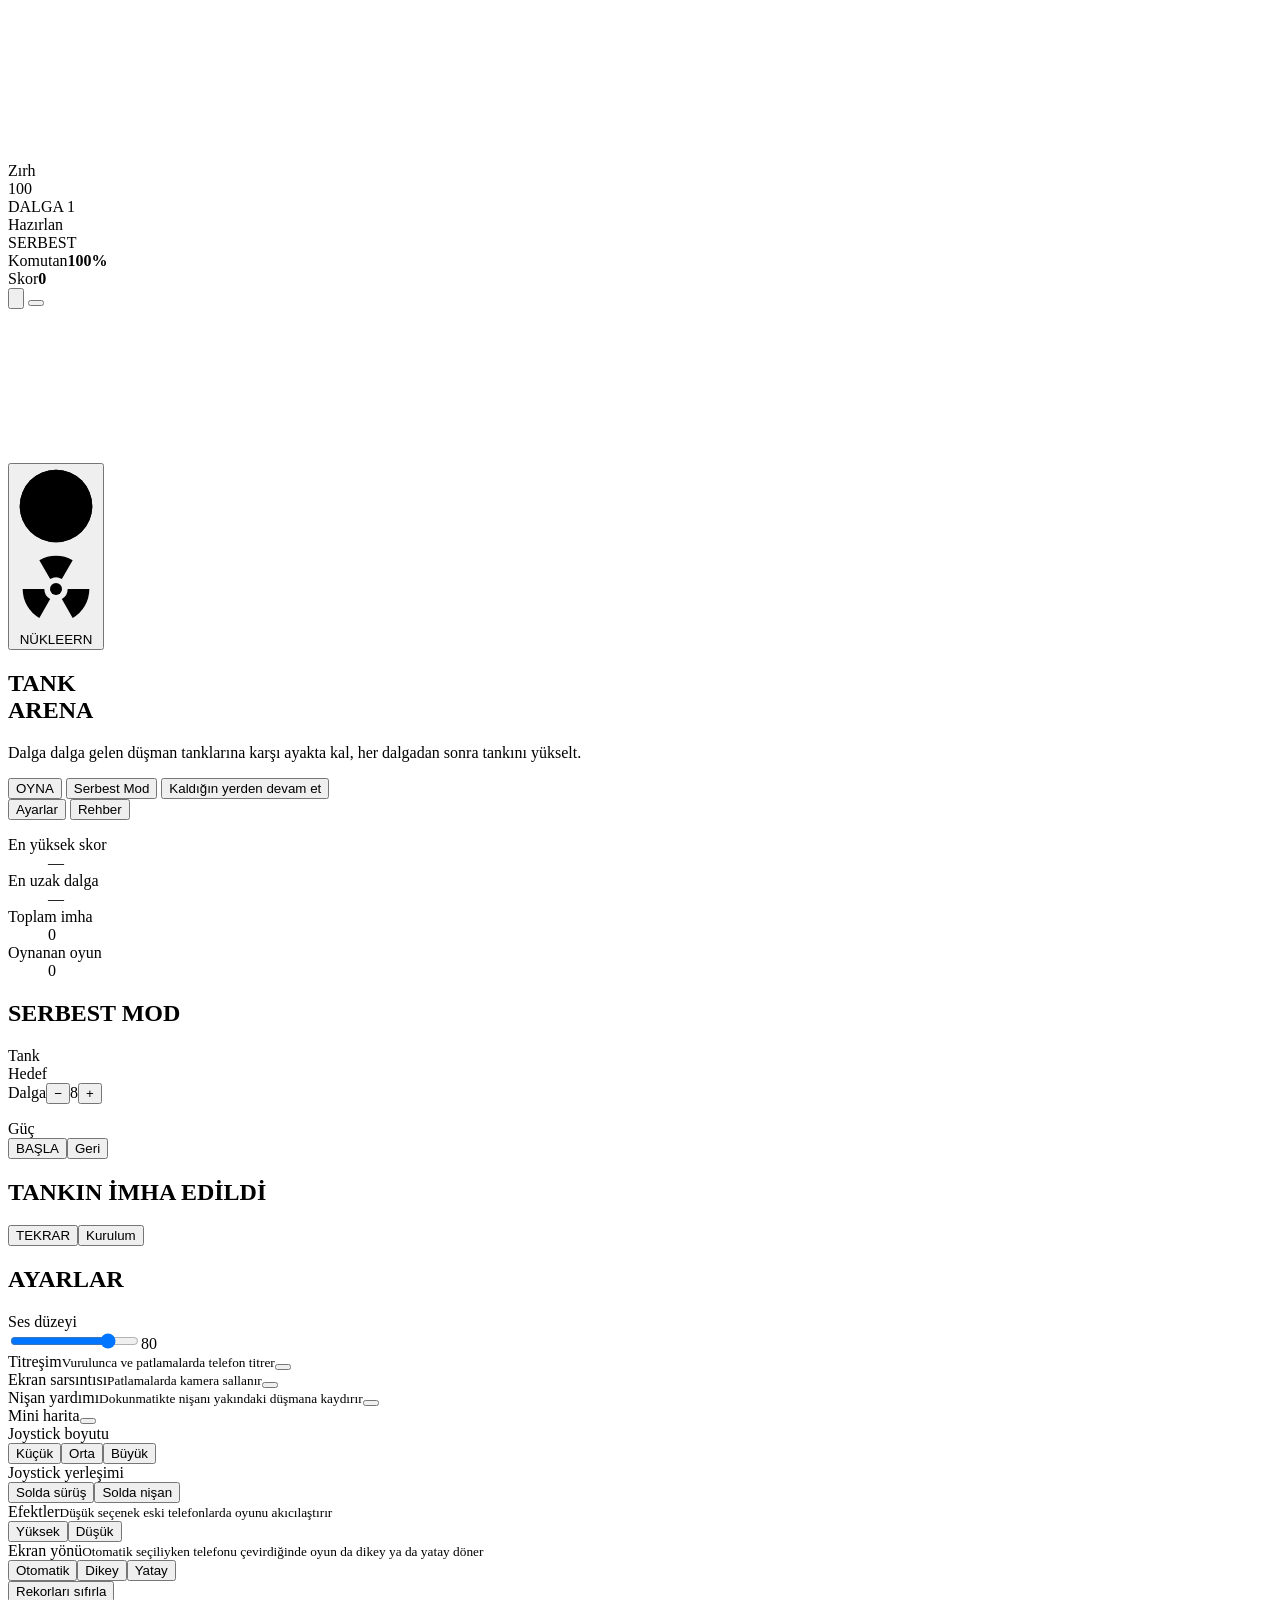
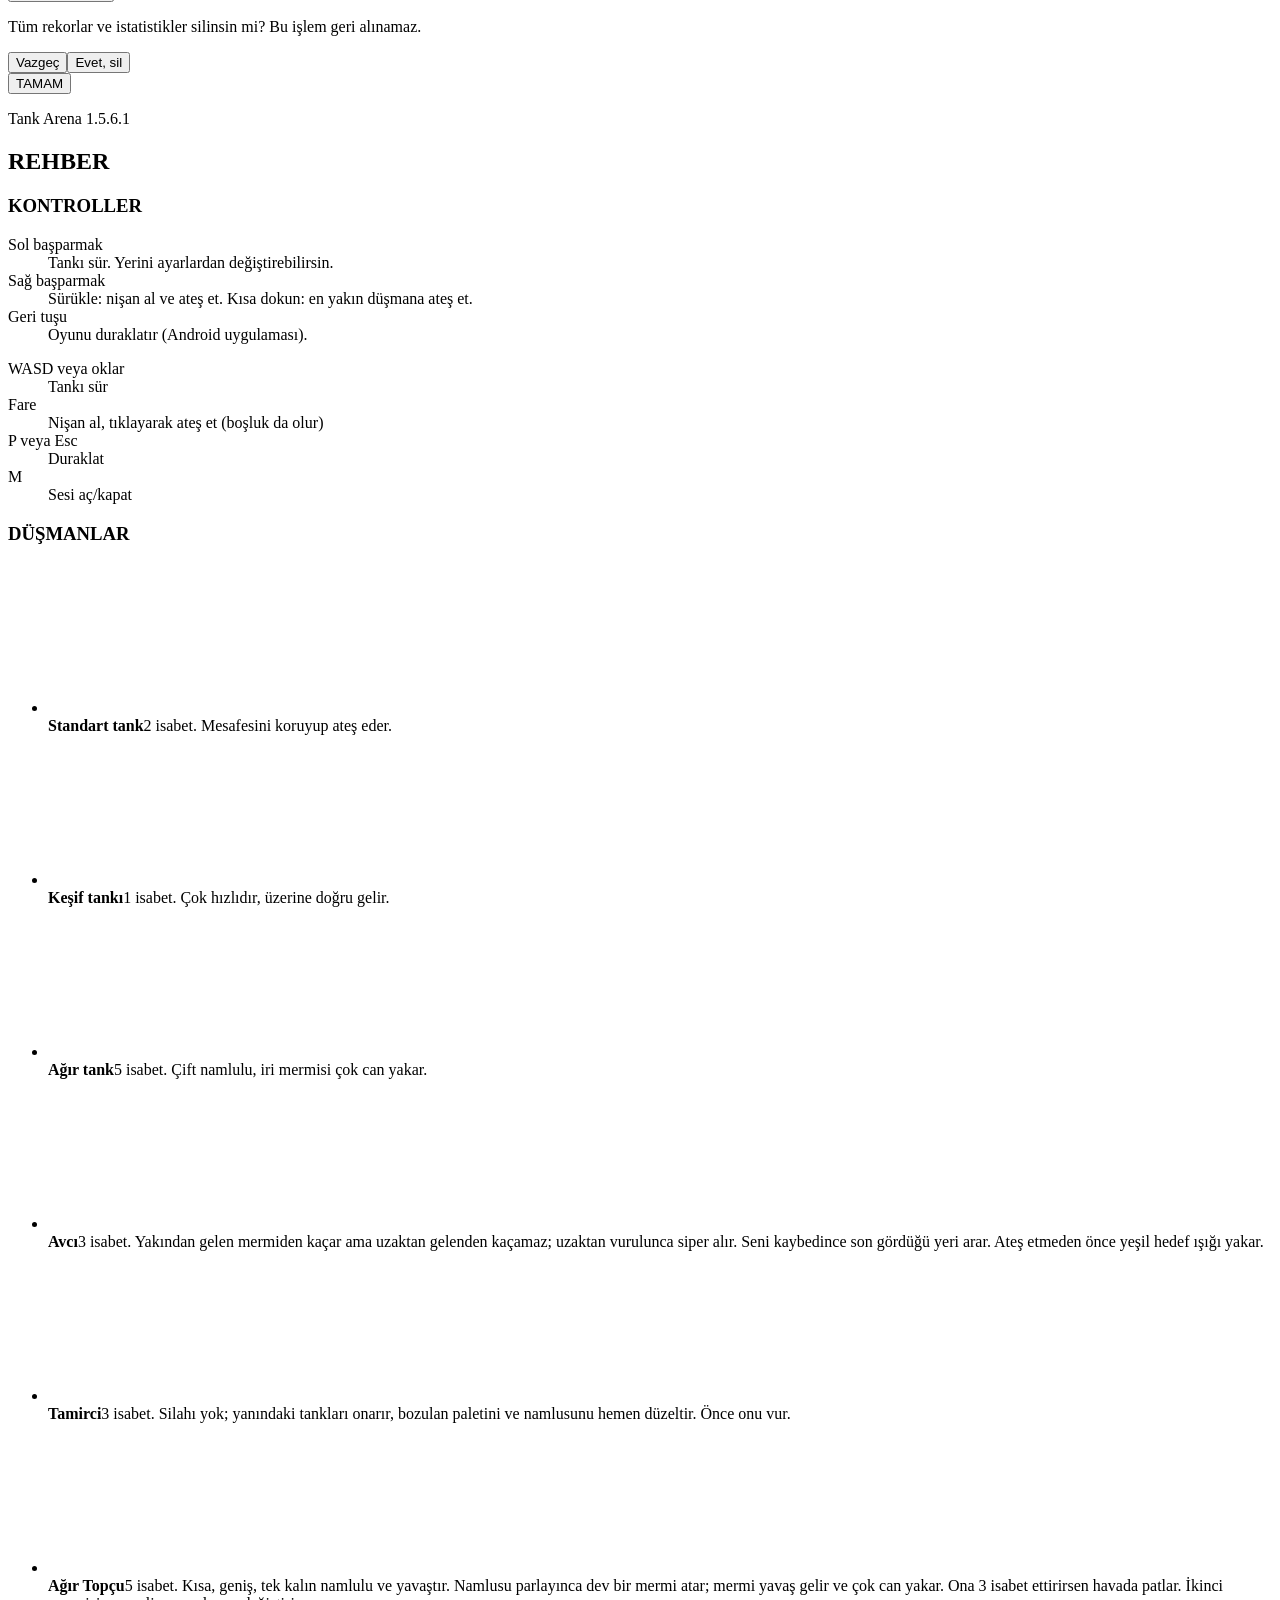
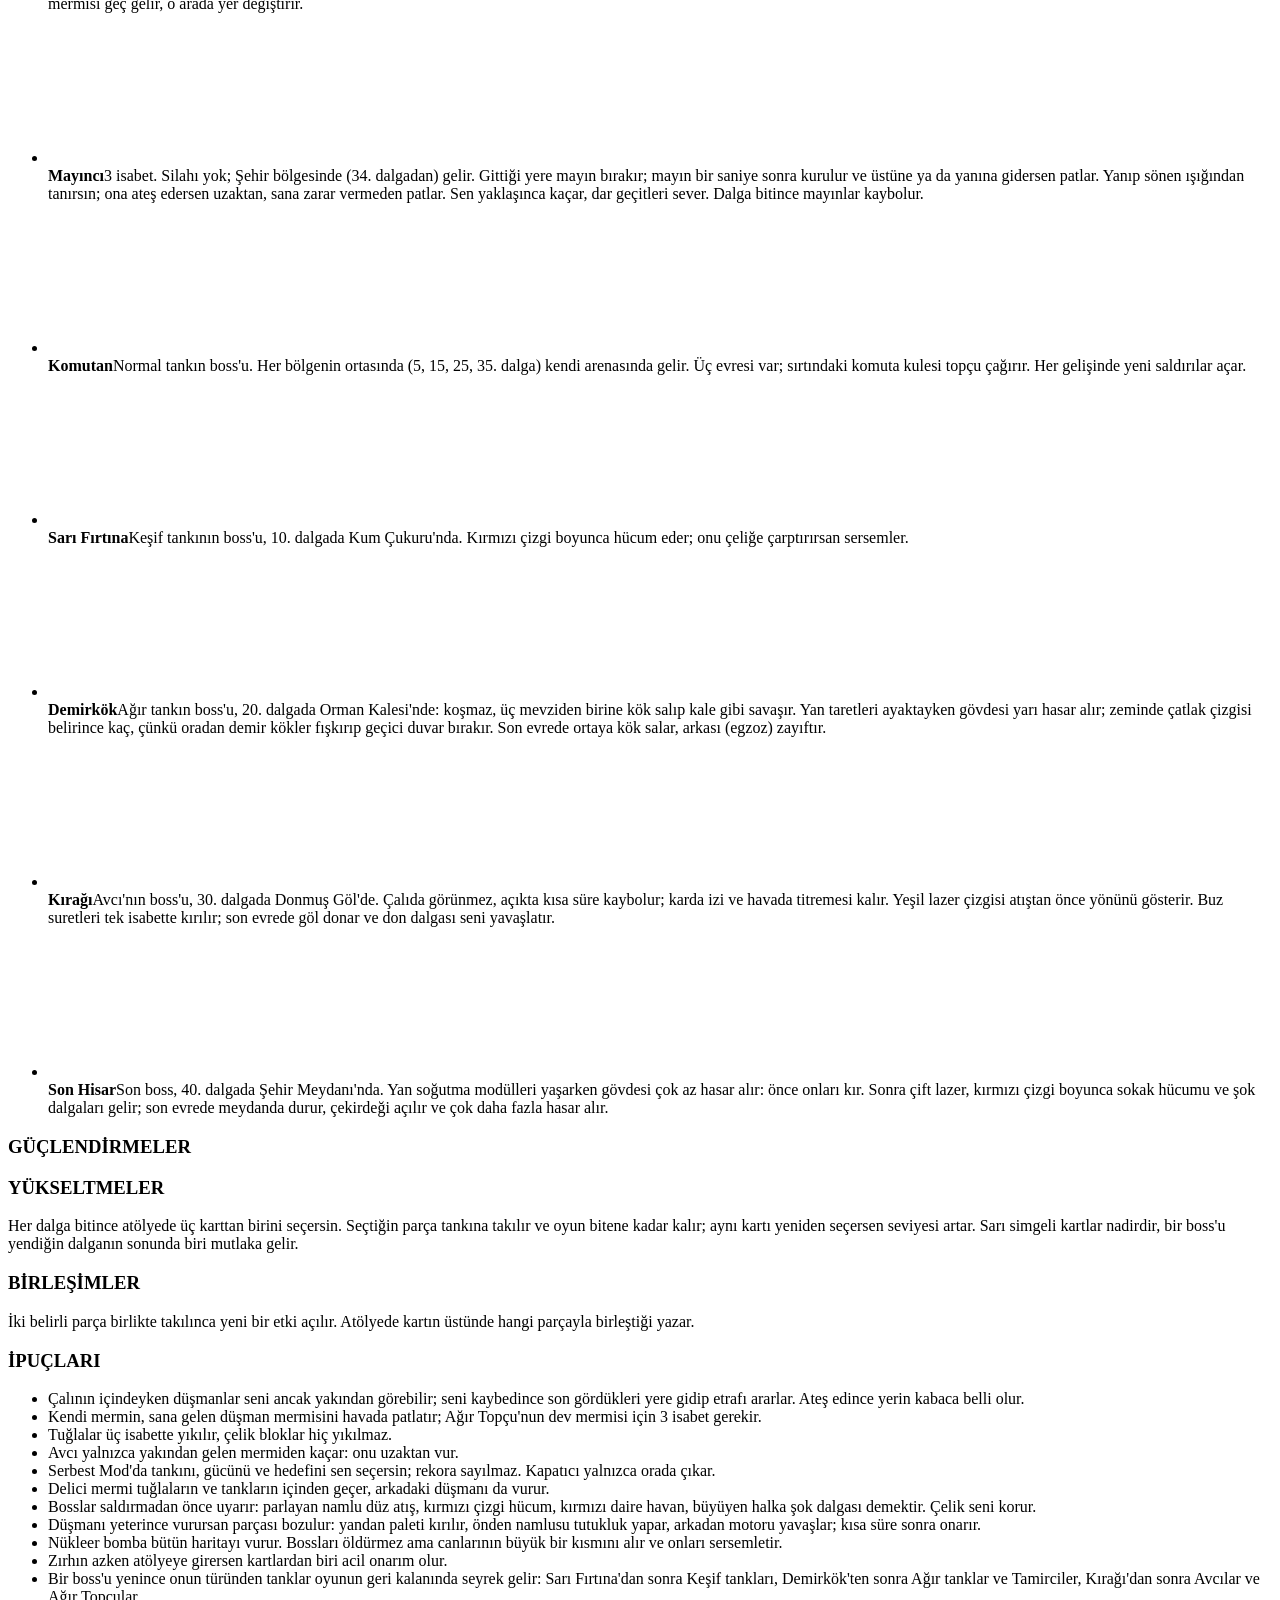
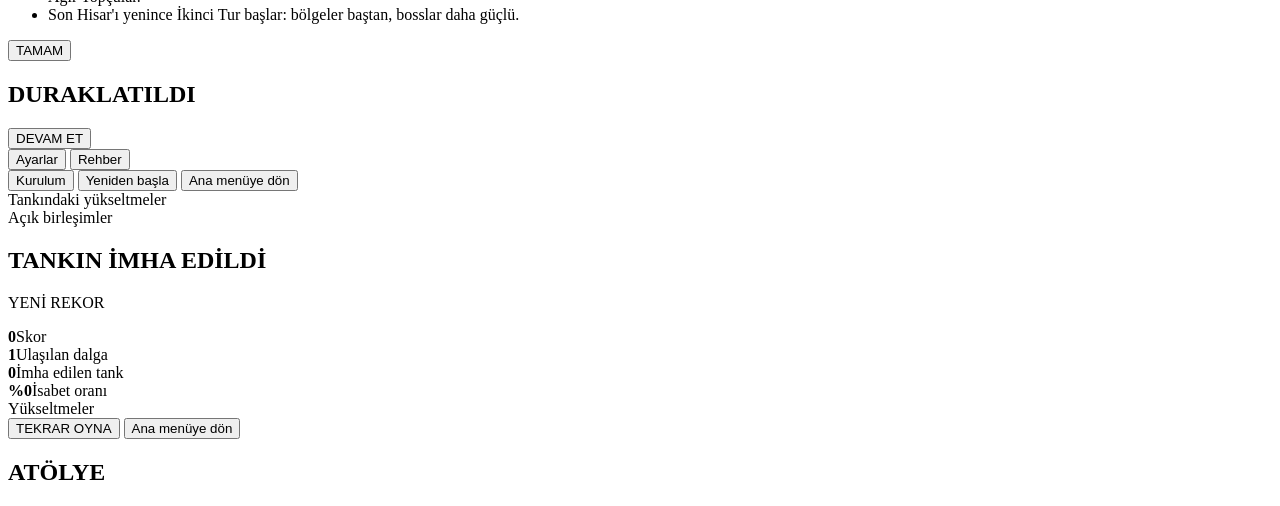
<file: game/src/shell.html>
<!DOCTYPE html>
<html lang="tr">
<head>
<meta charset="utf-8">
<meta name="viewport" content="width=device-width, initial-scale=1, maximum-scale=1, user-scalable=no, viewport-fit=cover">
<meta name="theme-color" content="#262a1d">
<title>Tank Arena</title>
<link rel="preconnect" href="https://fonts.googleapis.com">
<link rel="preconnect" href="https://fonts.gstatic.com" crossorigin>
<link rel="stylesheet" href="https://fonts.googleapis.com/css2?family=Barlow+Condensed:wght@500;600;700&family=Big+Shoulders+Stencil:wght@700;800;900&display=swap">
<style>
/*@@CSS@@*/
</style>
</head>
<body>
<canvas id="game" aria-label="Tank Arena oyun alanı"></canvas>
<div id="probe"></div>

<div id="hud" class="hidden">
  <div class="hud-top">
    <div class="col left" id="leftCol">
      <div class="chip armor" id="armor">
        <span class="lbl">Zırh</span>
        <div class="bar"><i id="hpFill"></i></div>
        <span class="num" id="hpNum">100</span>
      </div>
      <div class="chip wave">
        <div class="wave-t" id="waveT">DALGA 1</div>
        <div class="wave-s" id="waveS">Hazırlan</div>
        <span id="sbxTag" aria-hidden="true">SERBEST</span>
      </div>
    <div class="bosshp hidden" id="bossBar"><div class="bh-top"><span id="bossName">Komutan</span><b id="bossPct">100%</b></div><div class="bh-bar"><i id="bossLost"></i><i id="bossFill"></i><span id="bossMarks"></span></div></div>
      <div class="buffs" id="buffs"></div>
    </div>
    <div class="col right" id="rightCol">
      <div class="row">
        <div class="chip score"><span class="lbl">Skor</span><b id="scoreNum">0</b></div>
        <button class="chip ibtn" id="btnPause" aria-label="Duraklat"><svg viewBox="0 0 24 24" aria-hidden="true"><path d="M8.5 5v14M15.5 5v14"/></svg></button>
        <button class="chip ibtn" id="btnSound" aria-label="Sesi kapat"></button>
      </div>
      <canvas id="mini" aria-hidden="true"></canvas>
    </div>
  </div>
  <button type="button" id="btnNuke" aria-label="Nükleer bomba">
    <svg class="nk-ring" viewBox="0 0 64 64" aria-hidden="true"><circle class="nk-bg" cx="32" cy="32" r="29"/><circle class="nk-fg" cx="32" cy="32" r="29"/></svg>
    <svg class="nk-ico" viewBox="0 0 24 24" aria-hidden="true"><path d="M7 3.34A10 10 0 0 1 17 3.34L13.75 8.97A3.5 3.5 0 0 0 10.25 8.97Z"/><path transform="rotate(120 12 12)" d="M7 3.34A10 10 0 0 1 17 3.34L13.75 8.97A3.5 3.5 0 0 0 10.25 8.97Z"/><path transform="rotate(240 12 12)" d="M7 3.34A10 10 0 0 1 17 3.34L13.75 8.97A3.5 3.5 0 0 0 10.25 8.97Z"/><circle cx="12" cy="12" r="1.8"/></svg>
    <span class="nk-lbl">NÜKLEER</span><span class="nk-key only-fine">N</span>
  </button>
</div>

<div id="banner" aria-live="polite"><div class="bt" id="bTitle"></div><div class="bs" id="bSub"></div></div>
<div id="hint" aria-live="polite"></div>

<div id="menu" class="screen">
  <section class="panel" id="menuPanel">
    <h1 class="title">TANK<br>ARENA</h1>
    <p class="tag">Dalga dalga gelen düşman tanklarına karşı ayakta kal, her dalgadan sonra tankını yükselt.</p>
    <div class="actions">
      <button type="button" class="btn primary" id="btnStart">OYNA</button>
      <button type="button" class="btn ghost" id="btnSandbox">Serbest Mod</button>
      <button type="button" class="btn ghost hidden" id="btnContinue">Kaldığın yerden devam et</button>
      <div class="row2">
        <button type="button" class="btn ghost" id="btnSettings">Ayarlar</button>
        <button type="button" class="btn ghost" id="btnGuide">Rehber</button>
      </div>
    </div>
    <dl class="records" aria-live="polite">
      <div><dt>En yüksek skor</dt><dd id="recScore">—</dd></div>
      <div><dt>En uzak dalga</dt><dd id="recWave">—</dd></div>
      <div><dt>Toplam imha</dt><dd id="recKills">0</dd></div>
      <div><dt>Oynanan oyun</dt><dd id="recGames">0</dd></div>
    </dl>
  </section>
</div>

<div id="sbx" class="screen hidden">
  <section class="panel" id="sbxPanel" aria-label="Serbest Mod kurulumu">
    <div class="sbx-l">
      <h2 class="title sm">SERBEST MOD</h2>
      <div class="sbx-sec"><span class="field-lbl">Tank</span><div class="sbx-tanks" id="sbxTanks"></div></div>
      <div class="sbx-sec"><span class="field-lbl">Hedef</span><div class="sbx-chips" id="sbxTargets"></div>
        <div class="sbx-wave" id="sbxWaveRow"><span>Dalga</span><button type="button" class="sbx-step" id="sbxMinus" aria-label="Dalgayı azalt">−</button><output id="sbxWaveN">8</output><button type="button" class="sbx-step" id="sbxPlus" aria-label="Dalgayı artır">+</button></div>
        <p class="sbx-note hidden" id="sbxNote"></p>
        <div class="seg" id="sbxMaps" role="group" aria-label="Harita"></div></div>
    </div>
    <div class="sbx-r">
      <div class="sbx-sec sbx-power"><span class="field-lbl">Güç</span><div class="seg" id="sbxPresets" role="group" aria-label="Güç ayarı"></div><div class="sbx-cards" id="sbxCards"></div></div>
      <div class="actions"><button type="button" class="btn primary" id="btnSbxGo">BAŞLA</button><button type="button" class="btn ghost" id="btnSbxBack">Geri</button></div>
    </div>
  </section>
</div>

<div id="sbxEnd" class="screen hidden">
  <section class="panel" id="sbxEndPanel">
    <h2 class="title sm" id="sbxEndTitle">TANKIN İMHA EDİLDİ</h2>
    <p class="sbx-note" id="sbxEndSub"></p>
    <div class="actions"><button type="button" class="btn primary" id="btnSbxAgain">TEKRAR</button><button type="button" class="btn ghost" id="btnSbxSetup">Kurulum</button></div>
  </section>
</div>

<div id="settings" class="screen hidden">
  <section class="panel">
    <h2 class="title sm">AYARLAR</h2>
    <div class="set-list">
      <div class="set-row"><label for="setVolume">Ses düzeyi</label><div class="range"><input type="range" id="setVolume" min="0" max="100" step="5" value="80"><output id="setVolumeOut" for="setVolume">80</output></div></div>
      <div class="set-row"><span id="lbVib">Titreşim<small>Vurulunca ve patlamalarda telefon titrer</small></span><button type="button" class="switch" role="switch" data-key="vibration" aria-labelledby="lbVib"><i></i></button></div>
      <div class="set-row"><span id="lbShake">Ekran sarsıntısı<small>Patlamalarda kamera sallanır</small></span><button type="button" class="switch" role="switch" data-key="shake" aria-labelledby="lbShake"><i></i></button></div>
      <div class="set-row"><span id="lbAssist">Nişan yardımı<small>Dokunmatikte nişanı yakındaki düşmana kaydırır</small></span><button type="button" class="switch" role="switch" data-key="aimAssist" aria-labelledby="lbAssist"><i></i></button></div>
      <div class="set-row"><span id="lbMini">Mini harita</span><button type="button" class="switch" role="switch" data-key="minimap" aria-labelledby="lbMini"><i></i></button></div>
      <div class="set-row col"><span id="lbStick">Joystick boyutu</span><div class="seg" data-key="stickSize" role="group" aria-labelledby="lbStick"><button type="button" data-v="s">Küçük</button><button type="button" data-v="m">Orta</button><button type="button" data-v="l">Büyük</button></div></div>
      <div class="set-row col"><span id="lbSwap">Joystick yerleşimi</span><div class="seg" data-key="swapSticks" role="group" aria-labelledby="lbSwap"><button type="button" data-v="0">Solda sürüş</button><button type="button" data-v="1">Solda nişan</button></div></div>
      <div class="set-row col"><span id="lbFx">Efektler<small>Düşük seçenek eski telefonlarda oyunu akıcılaştırır</small></span><div class="seg" data-key="effects" role="group" aria-labelledby="lbFx"><button type="button" data-v="high">Yüksek</button><button type="button" data-v="low">Düşük</button></div></div>
      <div class="set-row col hidden" id="rowOrient"><span id="lbOrient">Ekran yönü<small>Otomatik seçiliyken telefonu çevirdiğinde oyun da dikey ya da yatay döner</small></span><div class="seg" data-key="orientation" role="group" aria-labelledby="lbOrient"><button type="button" data-v="auto">Otomatik</button><button type="button" data-v="portrait">Dikey</button><button type="button" data-v="landscape">Yatay</button></div></div>
    </div>
    <div class="reset">
      <button type="button" class="btn ghost" id="btnReset">Rekorları sıfırla</button>
      <div class="confirm hidden" id="resetConfirm">
        <p>Tüm rekorlar ve istatistikler silinsin mi? Bu işlem geri alınamaz.</p>
        <div class="row2"><button type="button" class="btn ghost" id="btnResetNo">Vazgeç</button><button type="button" class="btn warn" id="btnResetYes">Evet, sil</button></div>
      </div>
    </div>
    <button type="button" class="btn primary" id="btnSettingsBack">TAMAM</button>
    <p class="version">Tank Arena 1.5.6.1</p>
  </section>
</div>

<div id="guide" class="screen hidden">
  <section class="panel">
    <h2 class="title sm">REHBER</h2>
    <h3 class="gh">KONTROLLER</h3>
    <dl class="keys only-coarse">
      <dt>Sol başparmak</dt><dd>Tankı sür. Yerini ayarlardan değiştirebilirsin.</dd>
      <dt>Sağ başparmak</dt><dd>Sürükle: nişan al ve ateş et. Kısa dokun: en yakın düşmana ateş et.</dd>
      <dt>Geri tuşu</dt><dd>Oyunu duraklatır (Android uygulaması).</dd>
    </dl>
    <dl class="keys only-fine">
      <dt>WASD veya oklar</dt><dd>Tankı sür</dd>
      <dt>Fare</dt><dd>Nişan al, tıklayarak ateş et (boşluk da olur)</dd>
      <dt>P veya Esc</dt><dd>Duraklat</dd>
      <dt>M</dt><dd>Sesi aç/kapat</dd>
    </dl>
    <h3 class="gh">DÜŞMANLAR</h3>
    <ul class="foes">
      <li><canvas data-tank="basic" aria-hidden="true"></canvas><div><b>Standart tank</b><span>2 isabet. Mesafesini koruyup ateş eder.</span></div></li>
      <li><canvas data-tank="fast" aria-hidden="true"></canvas><div><b>Keşif tankı</b><span>1 isabet. Çok hızlıdır, üzerine doğru gelir.</span></div></li>
      <li><canvas data-tank="heavy" aria-hidden="true"></canvas><div><b>Ağır tank</b><span>5 isabet. Çift namlulu, iri mermisi çok can yakar.</span></div></li>
      <li><canvas data-tank="hunter" aria-hidden="true"></canvas><div><b>Avcı</b><span>3 isabet. Yakından gelen mermiden kaçar ama uzaktan gelenden kaçamaz; uzaktan vurulunca siper alır. Seni kaybedince son gördüğü yeri arar. Ateş etmeden önce yeşil hedef ışığı yakar.</span></div></li>
      <li><canvas data-tank="tamirci" aria-hidden="true"></canvas><div><b>Tamirci</b><span>3 isabet. Silahı yok; yanındaki tankları onarır, bozulan paletini ve namlusunu hemen düzeltir. Önce onu vur.</span></div></li>
      <li><canvas data-tank="topcu" aria-hidden="true"></canvas><div><b>Ağır Topçu</b><span>5 isabet. Kısa, geniş, tek kalın namlulu ve yavaştır. Namlusu parlayınca dev bir mermi atar; mermi yavaş gelir ve çok can yakar. Ona 3 isabet ettirirsen havada patlar. İkinci mermisi geç gelir, o arada yer değiştirir.</span></div></li>
      <li><canvas data-tank="mayinci" aria-hidden="true"></canvas><div><b>Mayıncı</b><span>3 isabet. Silahı yok; Şehir bölgesinde (34. dalgadan) gelir. Gittiği yere mayın bırakır; mayın bir saniye sonra kurulur ve üstüne ya da yanına gidersen patlar. Yanıp sönen ışığından tanırsın; ona ateş edersen uzaktan, sana zarar vermeden patlar. Sen yaklaşınca kaçar, dar geçitleri sever. Dalga bitince mayınlar kaybolur.</span></div></li>
      <li><canvas data-tank="boss" aria-hidden="true"></canvas><div><b>Komutan</b><span>Normal tankın boss'u. Her bölgenin ortasında (5, 15, 25, 35. dalga) kendi arenasında gelir. Üç evresi var; sırtındaki komuta kulesi topçu çağırır. Her gelişinde yeni saldırılar açar.</span></div></li>
      <li><canvas data-tank="fast" aria-hidden="true"></canvas><div><b>Sarı Fırtına</b><span>Keşif tankının boss'u, 10. dalgada Kum Çukuru'nda. Kırmızı çizgi boyunca hücum eder; onu çeliğe çarptırırsan sersemler.</span></div></li>
      <li><canvas data-tank="heavy" aria-hidden="true"></canvas><div><b>Demirkök</b><span>Ağır tankın boss'u, 20. dalgada Orman Kalesi'nde: koşmaz, üç mevziden birine kök salıp kale gibi savaşır. Yan taretleri ayaktayken gövdesi yarı hasar alır; zeminde çatlak çizgisi belirince kaç, çünkü oradan demir kökler fışkırıp geçici duvar bırakır. Son evrede ortaya kök salar, arkası (egzoz) zayıftır.</span></div></li>
      <li><canvas data-tank="hunter" aria-hidden="true"></canvas><div><b>Kırağı</b><span>Avcı'nın boss'u, 30. dalgada Donmuş Göl'de. Çalıda görünmez, açıkta kısa süre kaybolur; karda izi ve havada titremesi kalır. Yeşil lazer çizgisi atıştan önce yönünü gösterir. Buz suretleri tek isabette kırılır; son evrede göl donar ve don dalgası seni yavaşlatır.</span></div></li>
      <li><canvas data-tank="sonhisar" aria-hidden="true"></canvas><div><b>Son Hisar</b><span>Son boss, 40. dalgada Şehir Meydanı'nda. Yan soğutma modülleri yaşarken gövdesi çok az hasar alır: önce onları kır. Sonra çift lazer, kırmızı çizgi boyunca sokak hücumu ve şok dalgaları gelir; son evrede meydanda durur, çekirdeği açılır ve çok daha fazla hasar alır.</span></div></li>
    </ul>
    <h3 class="gh">GÜÇLENDİRMELER</h3>
    <ul class="pus" id="guidePus" aria-label="Güçlendirmeler"></ul>
    <h3 class="gh">YÜKSELTMELER</h3>
    <p class="guide-p">Her dalga bitince atölyede üç karttan birini seçersin. Seçtiğin parça tankına takılır ve oyun bitene kadar kalır; aynı kartı yeniden seçersen seviyesi artar. Sarı simgeli kartlar nadirdir, bir boss'u yendiğin dalganın sonunda biri mutlaka gelir.</p>
    <ul class="ups-grid" id="guideUps" aria-label="Yükseltmeler"></ul>
    <h3 class="gh">BİRLEŞİMLER</h3>
    <p class="guide-p">İki belirli parça birlikte takılınca yeni bir etki açılır. Atölyede kartın üstünde hangi parçayla birleştiği yazar.</p>
    <ul class="syn-guide" id="guideSyn" aria-label="Birleşimler"></ul>
    <h3 class="gh">İPUÇLARI</h3>
    <ul class="tips-list">
      <li>Çalının içindeyken düşmanlar seni ancak yakından görebilir; seni kaybedince son gördükleri yere gidip etrafı ararlar. Ateş edince yerin kabaca belli olur.</li>
      <li>Kendi mermin, sana gelen düşman mermisini havada patlatır; Ağır Topçu'nun dev mermisi için 3 isabet gerekir.</li>
      <li>Tuğlalar üç isabette yıkılır, çelik bloklar hiç yıkılmaz.</li>
      <li>Avcı yalnızca yakından gelen mermiden kaçar: onu uzaktan vur.</li>
      <li>Serbest Mod'da tankını, gücünü ve hedefini sen seçersin; rekora sayılmaz. Kapatıcı yalnızca orada çıkar.</li>
      <li>Delici mermi tuğlaların ve tankların içinden geçer, arkadaki düşmanı da vurur.</li>
      <li>Bosslar saldırmadan önce uyarır: parlayan namlu düz atış, kırmızı çizgi hücum, kırmızı daire havan, büyüyen halka şok dalgası demektir. Çelik seni korur.</li>
      <li>Düşmanı yeterince vurursan parçası bozulur: yandan paleti kırılır, önden namlusu tutukluk yapar, arkadan motoru yavaşlar; kısa süre sonra onarır.</li>
      <li>Nükleer bomba bütün haritayı vurur. Bossları öldürmez ama canlarının büyük bir kısmını alır ve onları sersemletir.</li>
      <li>Zırhın azken atölyeye girersen kartlardan biri acil onarım olur.</li>
      <li>Bir boss'u yenince onun türünden tanklar oyunun geri kalanında seyrek gelir: Sarı Fırtına'dan sonra Keşif tankları, Demirkök'ten sonra Ağır tanklar ve Tamirciler, Kırağı'dan sonra Avcılar ve Ağır Topçular.</li>
      <li>Son Hisar'ı yenince İkinci Tur başlar: bölgeler baştan, bosslar daha güçlü.</li>
    </ul>
    <button type="button" class="btn primary" id="btnGuideBack">TAMAM</button>
  </section>
</div>

<div id="pause" class="screen hidden">
  <section class="panel">
    <h2 class="title sm">DURAKLATILDI</h2>
    <div class="actions">
      <button type="button" class="btn primary" id="btnResume">DEVAM ET</button>
      <div class="row2">
        <button type="button" class="btn ghost" id="btnPauseSettings">Ayarlar</button>
        <button type="button" class="btn ghost" id="btnPauseGuide">Rehber</button>
      </div>
      <button type="button" class="btn ghost hidden" id="btnPauseSbx">Kurulum</button>
      <button type="button" class="btn ghost" id="btnRestart">Yeniden başla</button>
      <button type="button" class="btn ghost" id="btnQuit">Ana menüye dön</button>
    </div>
    <div class="up-sum hidden" id="pauseUpsWrap"><span class="field-lbl">Tankındaki yükseltmeler</span><div class="up-list" id="pauseUps"></div></div>
    <div class="up-sum hidden" id="pauseSynWrap"><span class="field-lbl">Açık birleşimler</span><div class="up-list" id="pauseSyn"></div></div>
  </section>
</div>

<div id="over" class="screen hidden">
  <section class="panel" id="overPanel">
    <h2 class="title sm">TANKIN İMHA EDİLDİ</h2>
    <p class="record hidden" id="newRec">YENİ REKOR</p>
    <div class="stats">
      <div class="stat"><b id="sScore">0</b><span>Skor</span></div>
      <div class="stat"><b id="sWave">1</b><span>Ulaşılan dalga</span></div>
      <div class="stat"><b id="sKills">0</b><span>İmha edilen tank</span></div>
      <div class="stat"><b id="sAcc">%0</b><span>İsabet oranı</span></div>
    </div>
    <div class="up-sum hidden" id="overUpsWrap"><span class="field-lbl">Yükseltmeler</span><div class="up-list" id="overUps"></div></div>
    <div class="actions">
      <button type="button" class="btn primary" id="btnAgain">TEKRAR OYNA</button>
      <button type="button" class="btn ghost" id="btnMenu">Ana menüye dön</button>
    </div>
  </section>
</div>

<div id="upgrade" class="screen hidden">
  <section class="panel" id="upPanel" aria-labelledby="upTitle">
    <h2 class="title sm" id="upTitle">ATÖLYE</h2>
    <p class="up-sub" id="upSub"></p>
    <div class="up-cards" id="upCards"></div>
  </section>
</div>

<script>
/*@@JS@@*/
</script>
</body>
</html>
</file>
<file: fonts/fonts.css>
@font-face{font-family:'Barlow Condensed';font-style:normal;font-weight:500;font-display:swap;src:url(/fonts/barlow-500-latin-ext.woff2) format('woff2');unicode-range:U+0100-02BA, U+02BD-02C5, U+02C7-02CC, U+02CE-02D7, U+02DD-02FF, U+0304, U+0308, U+0329, U+1D00-1DBF, U+1E00-1E9F, U+1EF2-1EFF, U+2020, U+20A0-20AB, U+20AD-20C4, U+2113, U+2C60-2C7F, U+A720-A7FF}
@font-face{font-family:'Barlow Condensed';font-style:normal;font-weight:500;font-display:swap;src:url(/fonts/barlow-500-latin.woff2) format('woff2');unicode-range:U+0000-00FF, U+0131, U+0152-0153, U+02BB-02BC, U+02C6, U+02DA, U+02DC, U+0304, U+0308, U+0329, U+2000-206F, U+20AC, U+2122, U+2191, U+2193, U+2212, U+2215, U+FEFF, U+FFFD}
@font-face{font-family:'Barlow Condensed';font-style:normal;font-weight:600;font-display:swap;src:url(/fonts/barlow-600-latin-ext.woff2) format('woff2');unicode-range:U+0100-02BA, U+02BD-02C5, U+02C7-02CC, U+02CE-02D7, U+02DD-02FF, U+0304, U+0308, U+0329, U+1D00-1DBF, U+1E00-1E9F, U+1EF2-1EFF, U+2020, U+20A0-20AB, U+20AD-20C4, U+2113, U+2C60-2C7F, U+A720-A7FF}
@font-face{font-family:'Barlow Condensed';font-style:normal;font-weight:600;font-display:swap;src:url(/fonts/barlow-600-latin.woff2) format('woff2');unicode-range:U+0000-00FF, U+0131, U+0152-0153, U+02BB-02BC, U+02C6, U+02DA, U+02DC, U+0304, U+0308, U+0329, U+2000-206F, U+20AC, U+2122, U+2191, U+2193, U+2212, U+2215, U+FEFF, U+FFFD}
@font-face{font-family:'Barlow Condensed';font-style:normal;font-weight:700;font-display:swap;src:url(/fonts/barlow-700-latin-ext.woff2) format('woff2');unicode-range:U+0100-02BA, U+02BD-02C5, U+02C7-02CC, U+02CE-02D7, U+02DD-02FF, U+0304, U+0308, U+0329, U+1D00-1DBF, U+1E00-1E9F, U+1EF2-1EFF, U+2020, U+20A0-20AB, U+20AD-20C4, U+2113, U+2C60-2C7F, U+A720-A7FF}
@font-face{font-family:'Barlow Condensed';font-style:normal;font-weight:700;font-display:swap;src:url(/fonts/barlow-700-latin.woff2) format('woff2');unicode-range:U+0000-00FF, U+0131, U+0152-0153, U+02BB-02BC, U+02C6, U+02DA, U+02DC, U+0304, U+0308, U+0329, U+2000-206F, U+20AC, U+2122, U+2191, U+2193, U+2212, U+2215, U+FEFF, U+FFFD}
@font-face{font-family:'Big Shoulders Stencil';font-style:normal;font-weight:700 900;font-display:swap;src:url(/fonts/stencil-latin-ext.woff2) format('woff2');unicode-range:U+0100-02BA, U+02BD-02C5, U+02C7-02CC, U+02CE-02D7, U+02DD-02FF, U+0304, U+0308, U+0329, U+1D00-1DBF, U+1E00-1E9F, U+1EF2-1EFF, U+2020, U+20A0-20AB, U+20AD-20C4, U+2113, U+2C60-2C7F, U+A720-A7FF}
@font-face{font-family:'Big Shoulders Stencil';font-style:normal;font-weight:700 900;font-display:swap;src:url(/fonts/stencil-latin.woff2) format('woff2');unicode-range:U+0000-00FF, U+0131, U+0152-0153, U+02BB-02BC, U+02C6, U+02DA, U+02DC, U+0304, U+0308, U+0329, U+2000-206F, U+20AC, U+2122, U+2191, U+2193, U+2212, U+2215, U+FEFF, U+FFFD}
</file>
